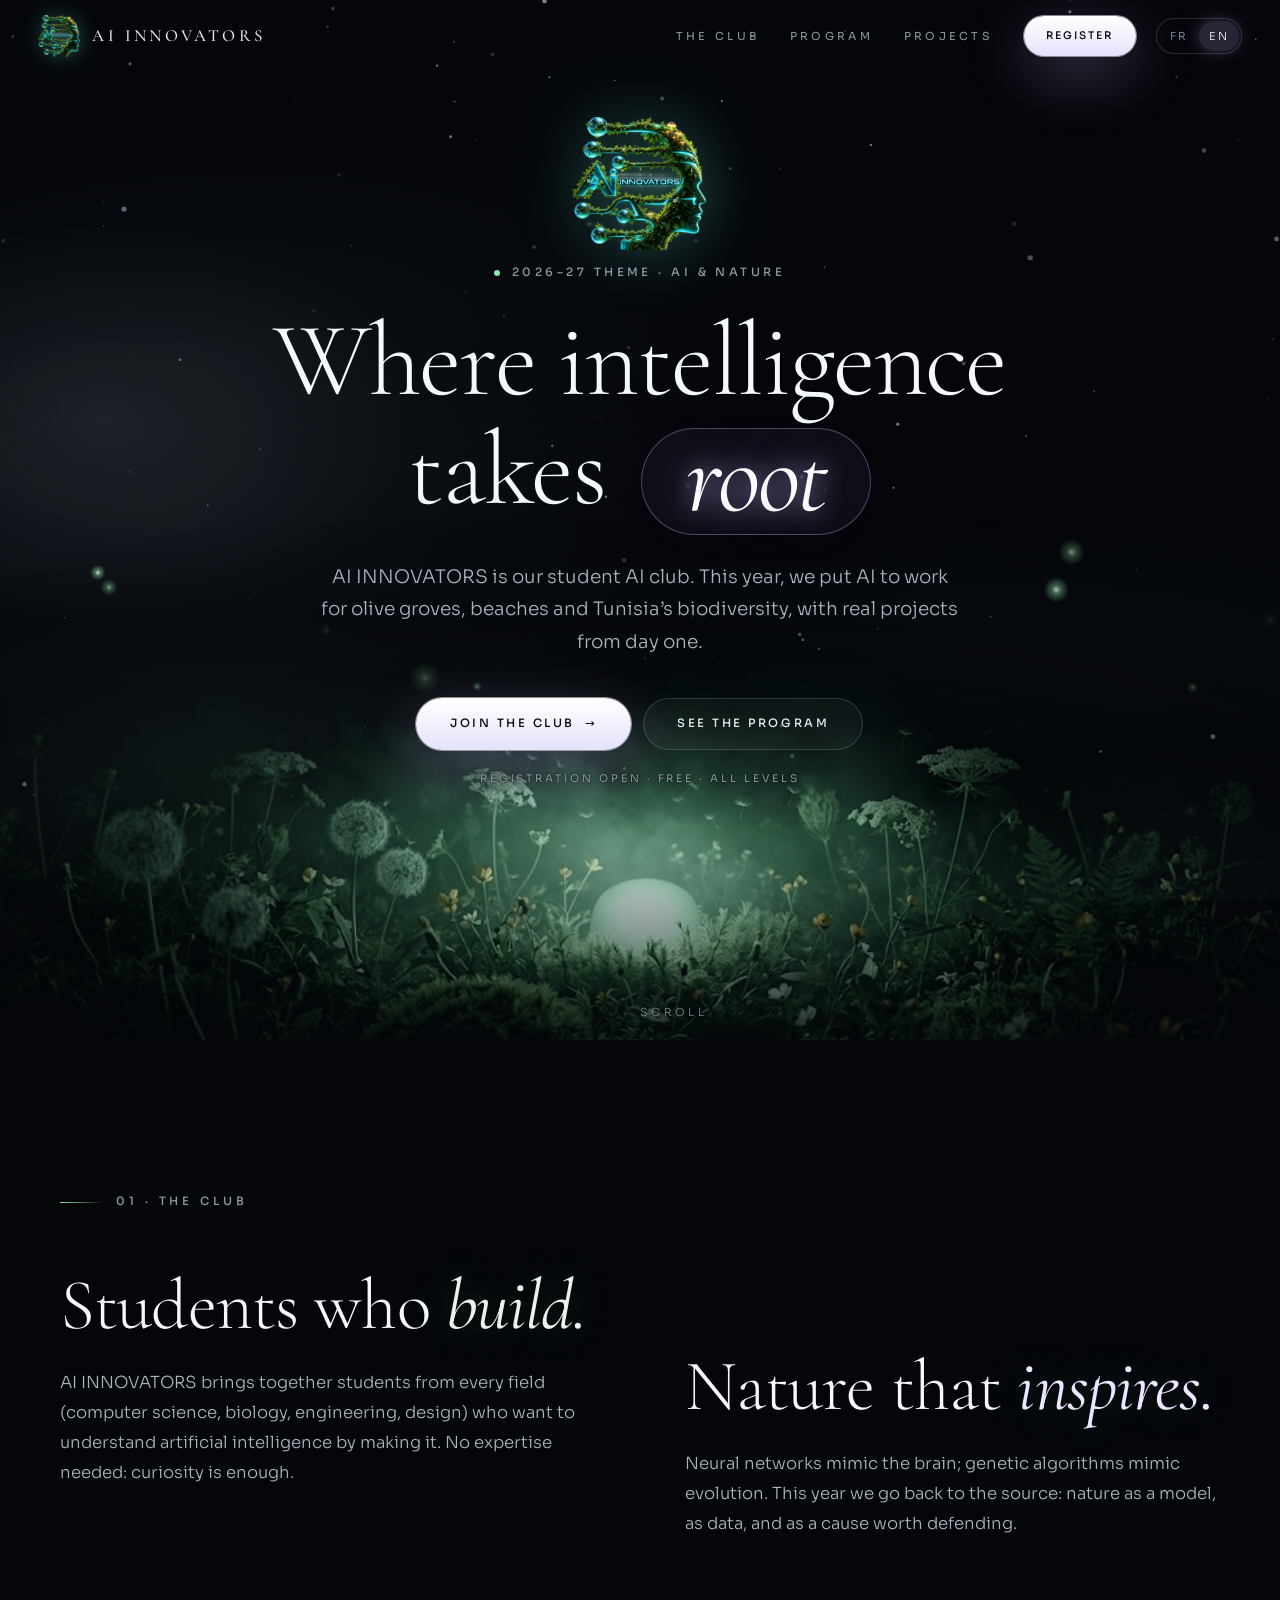
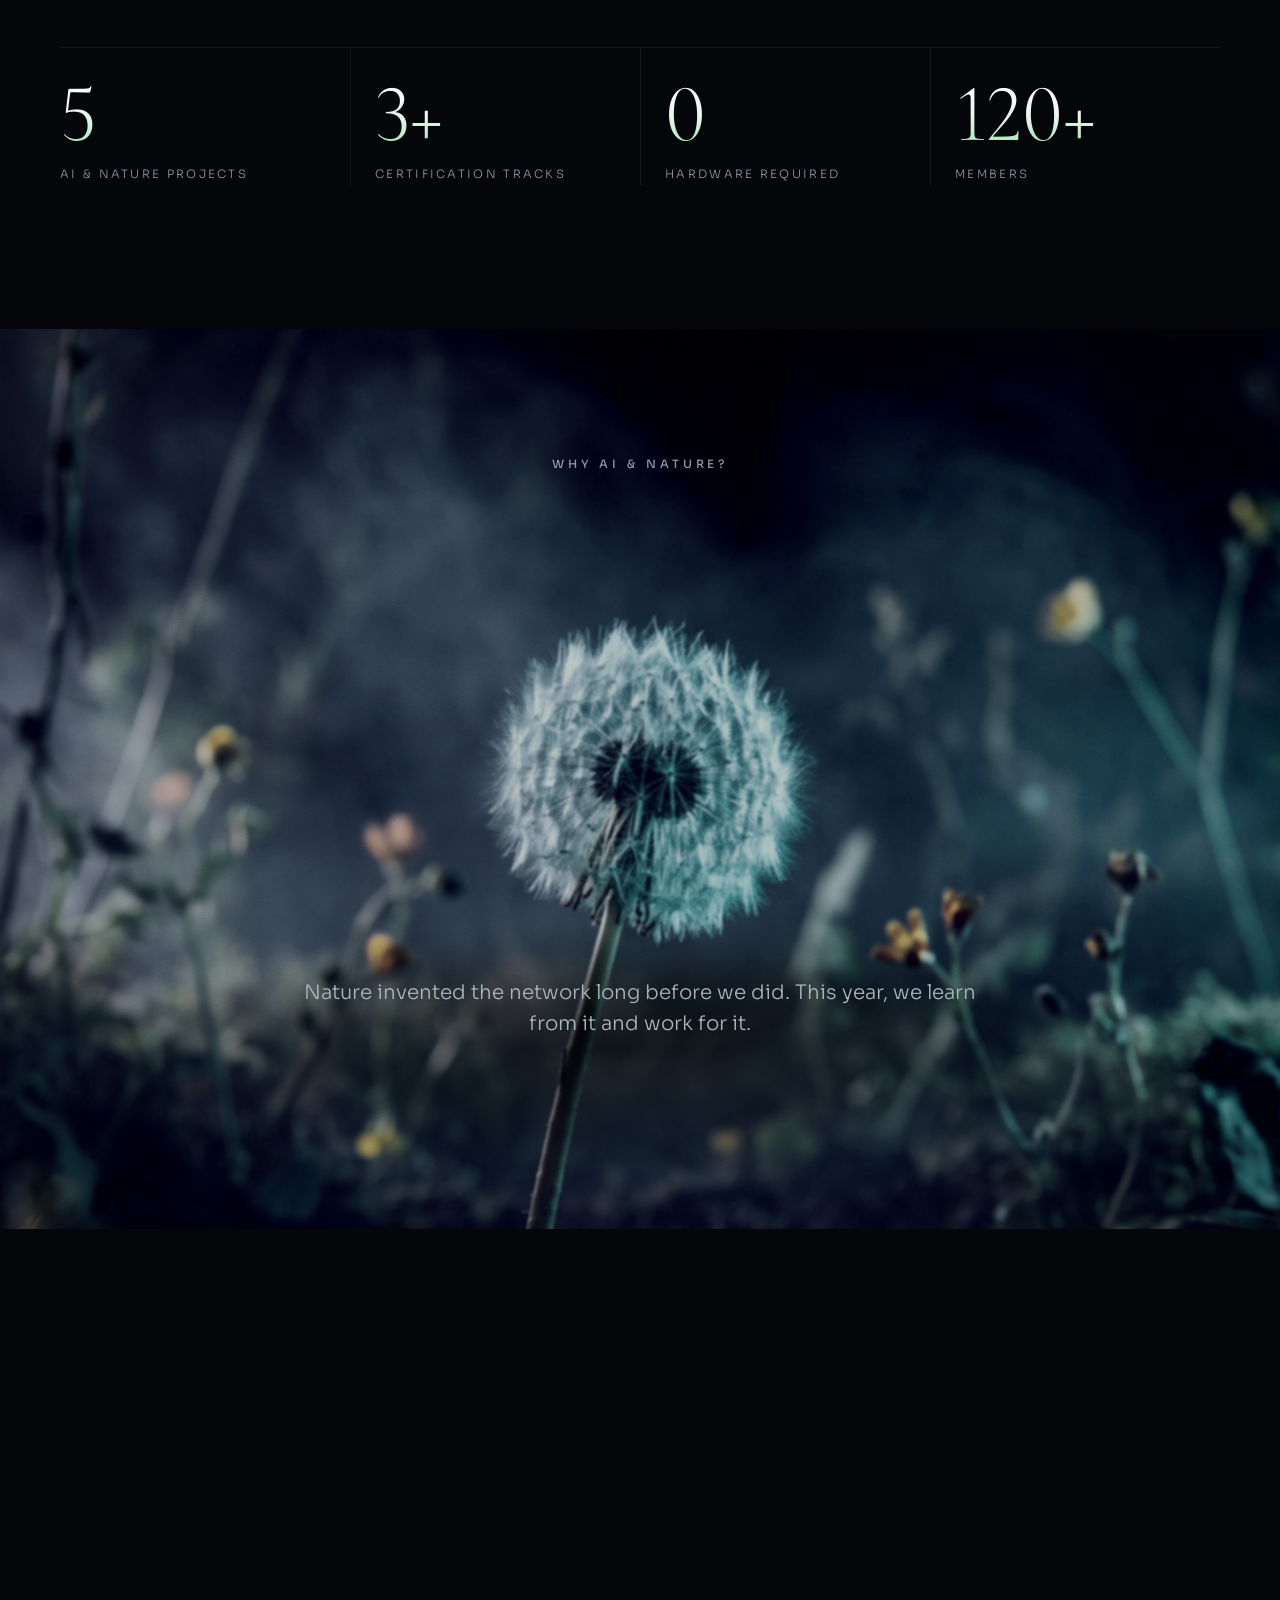
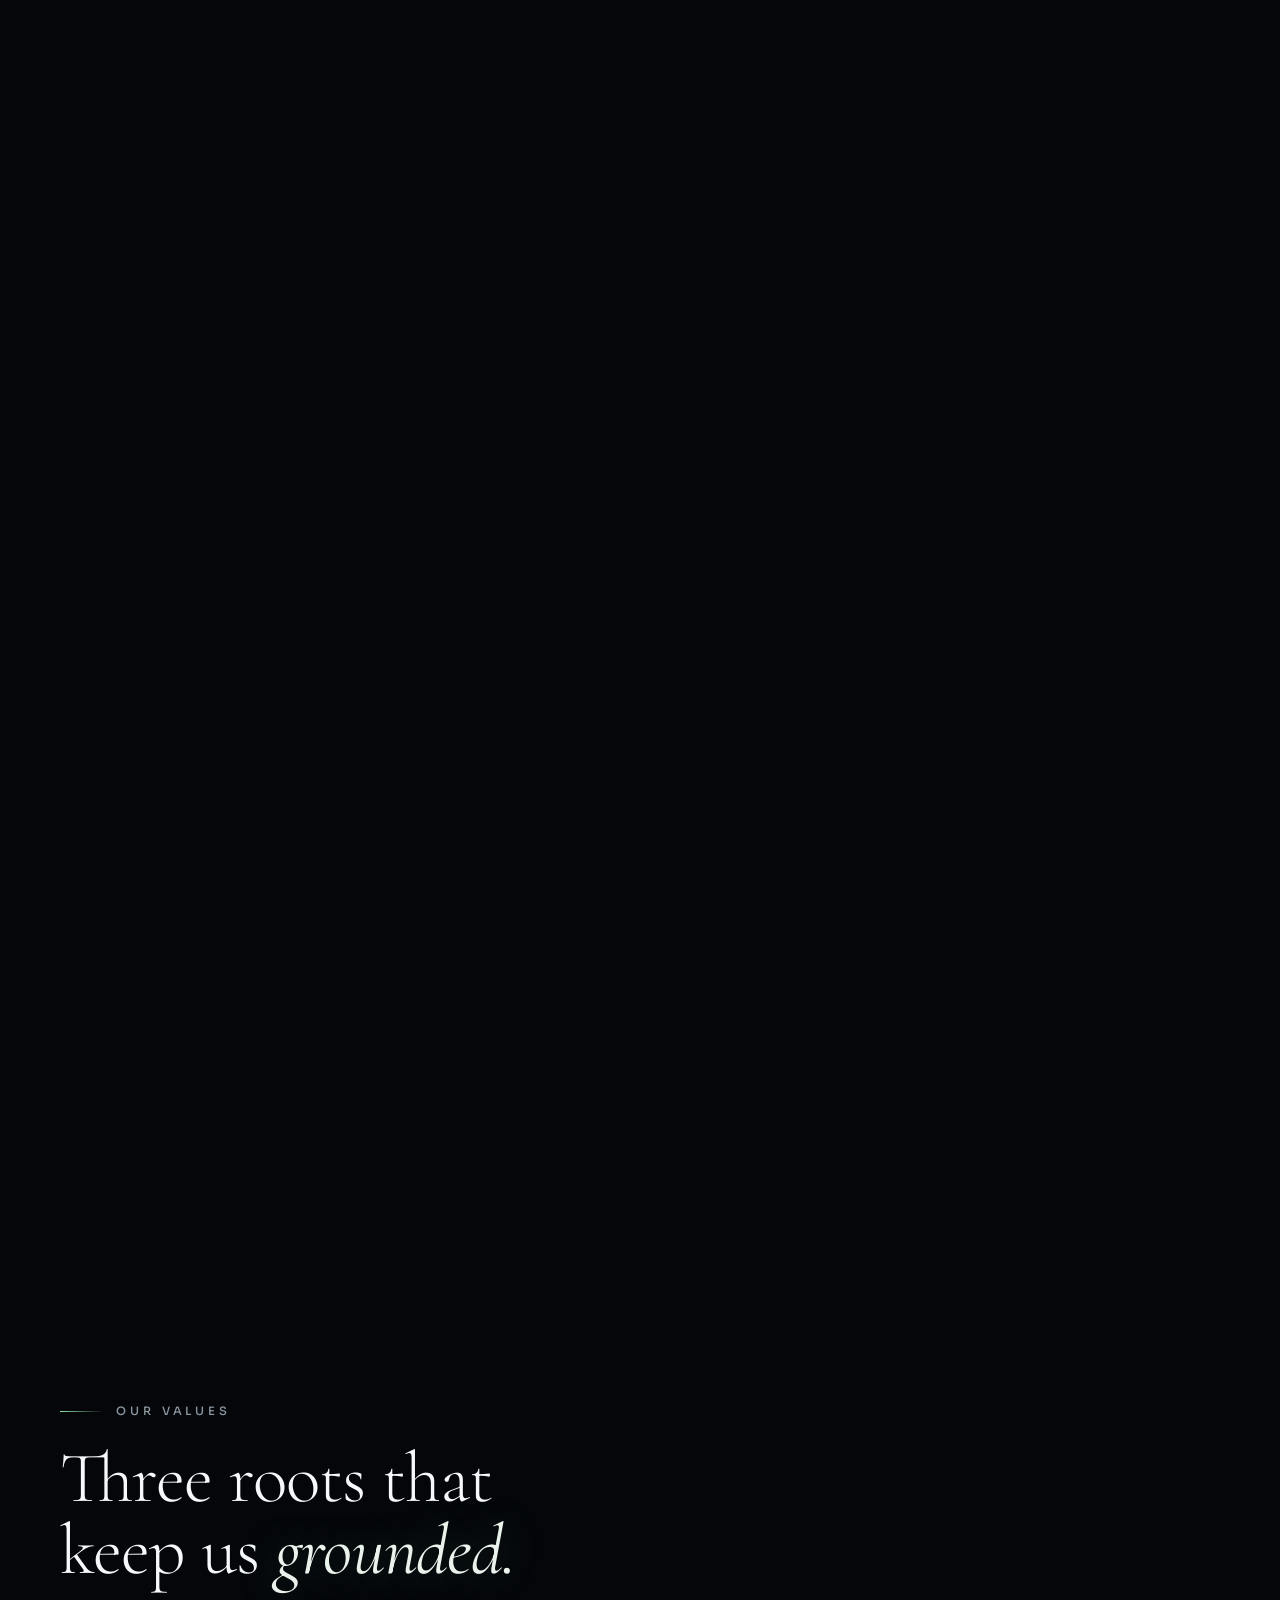
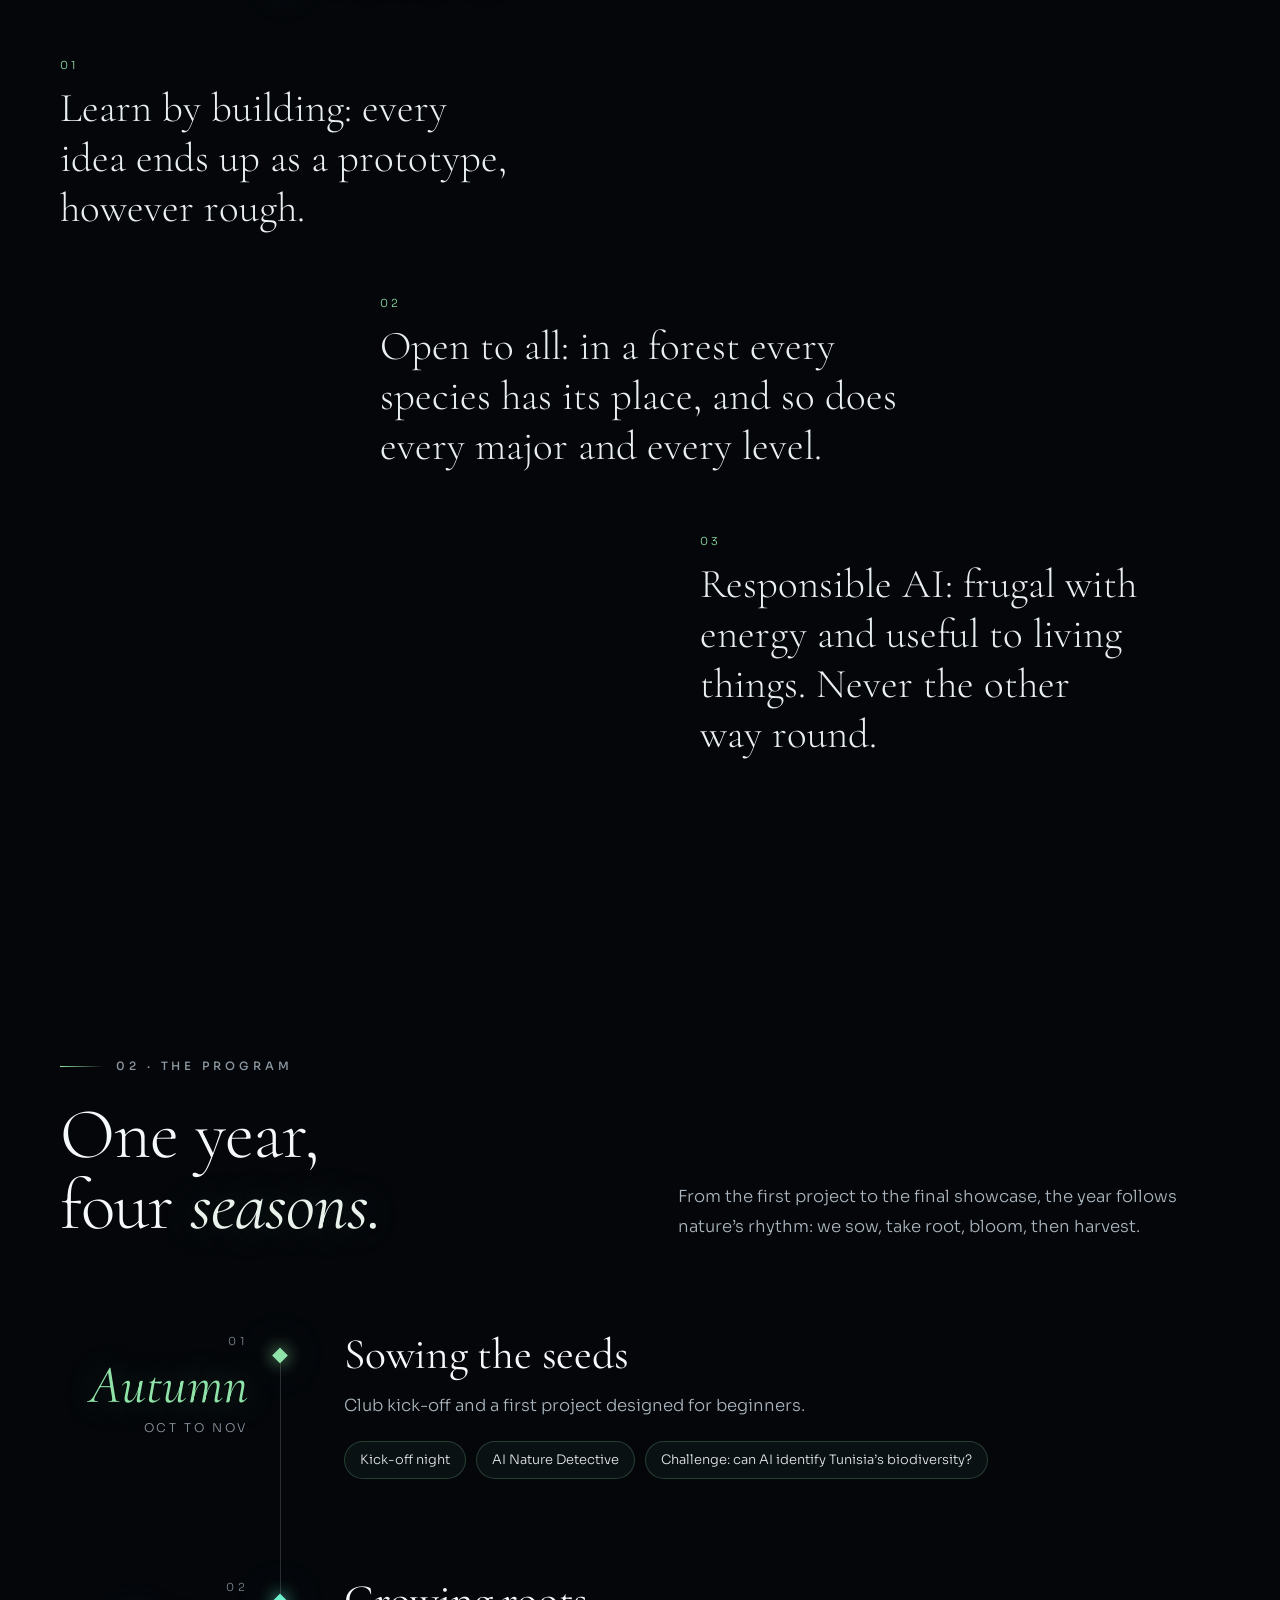
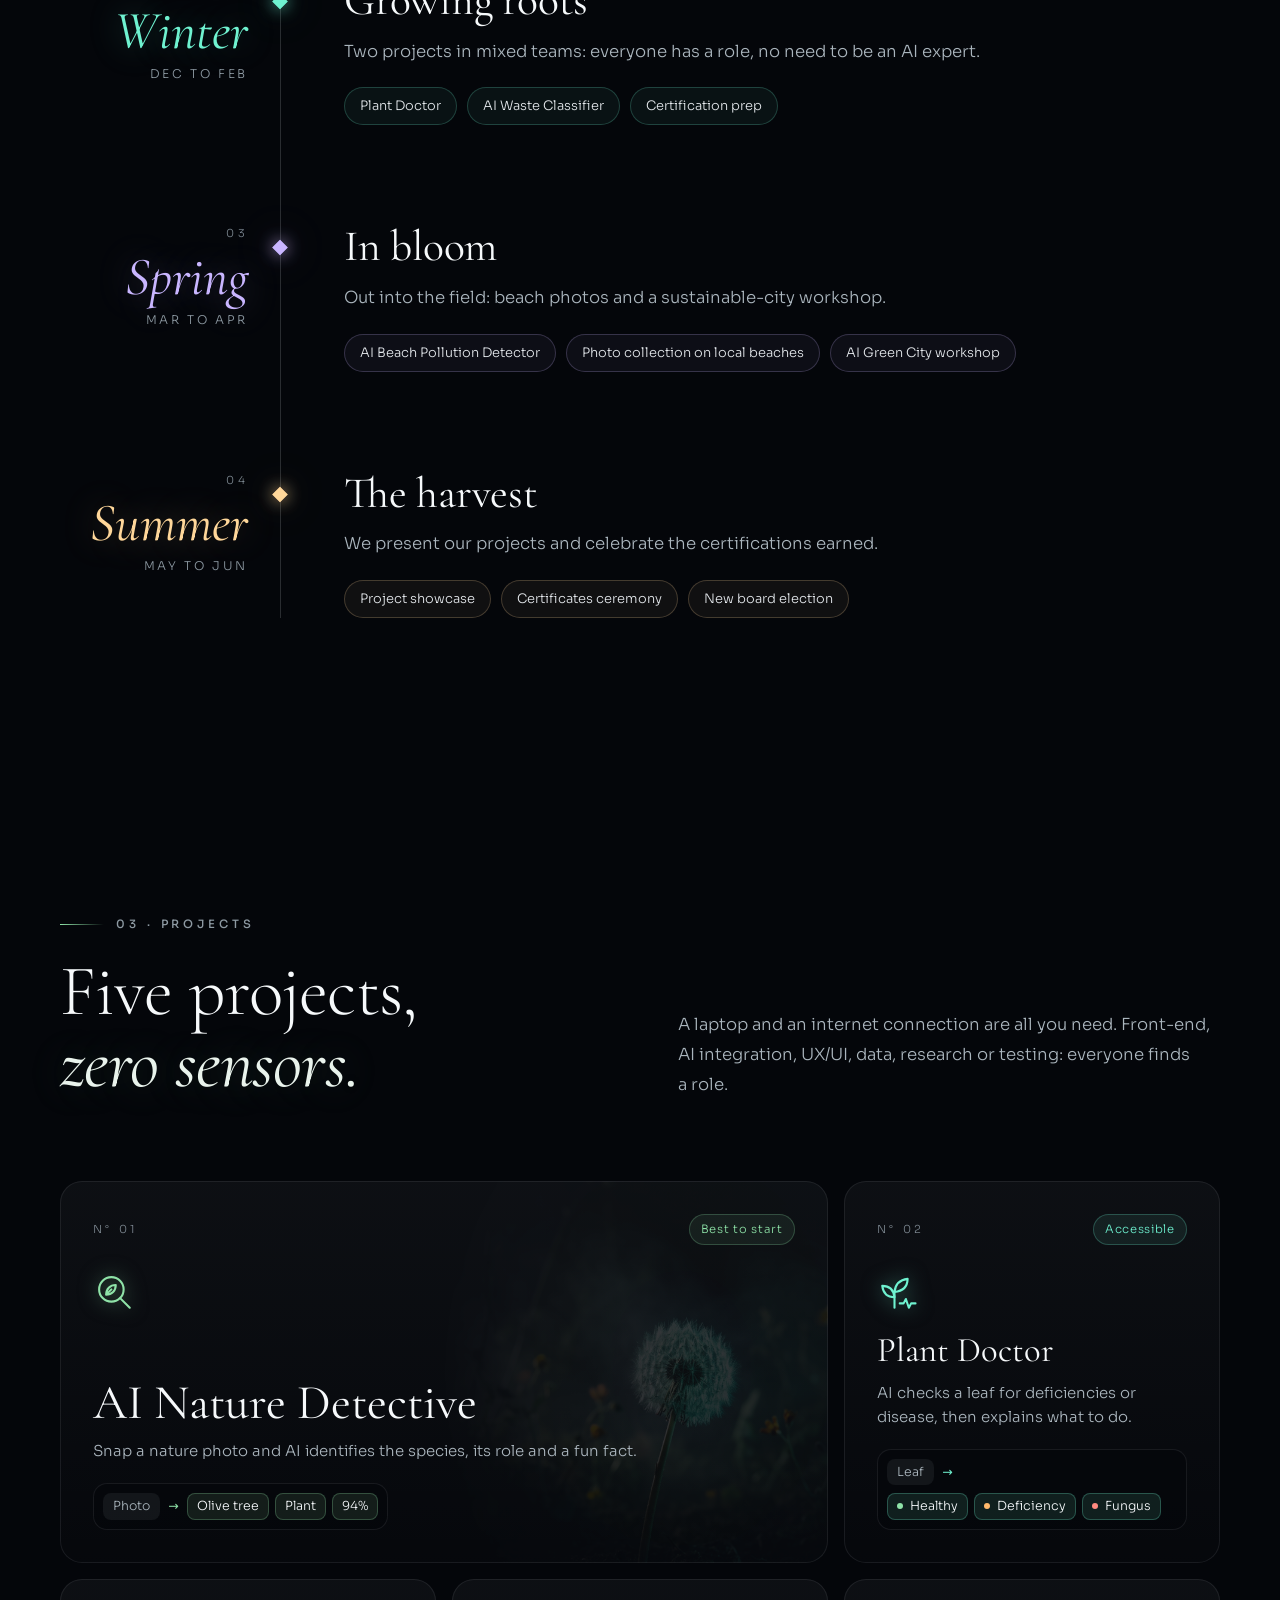
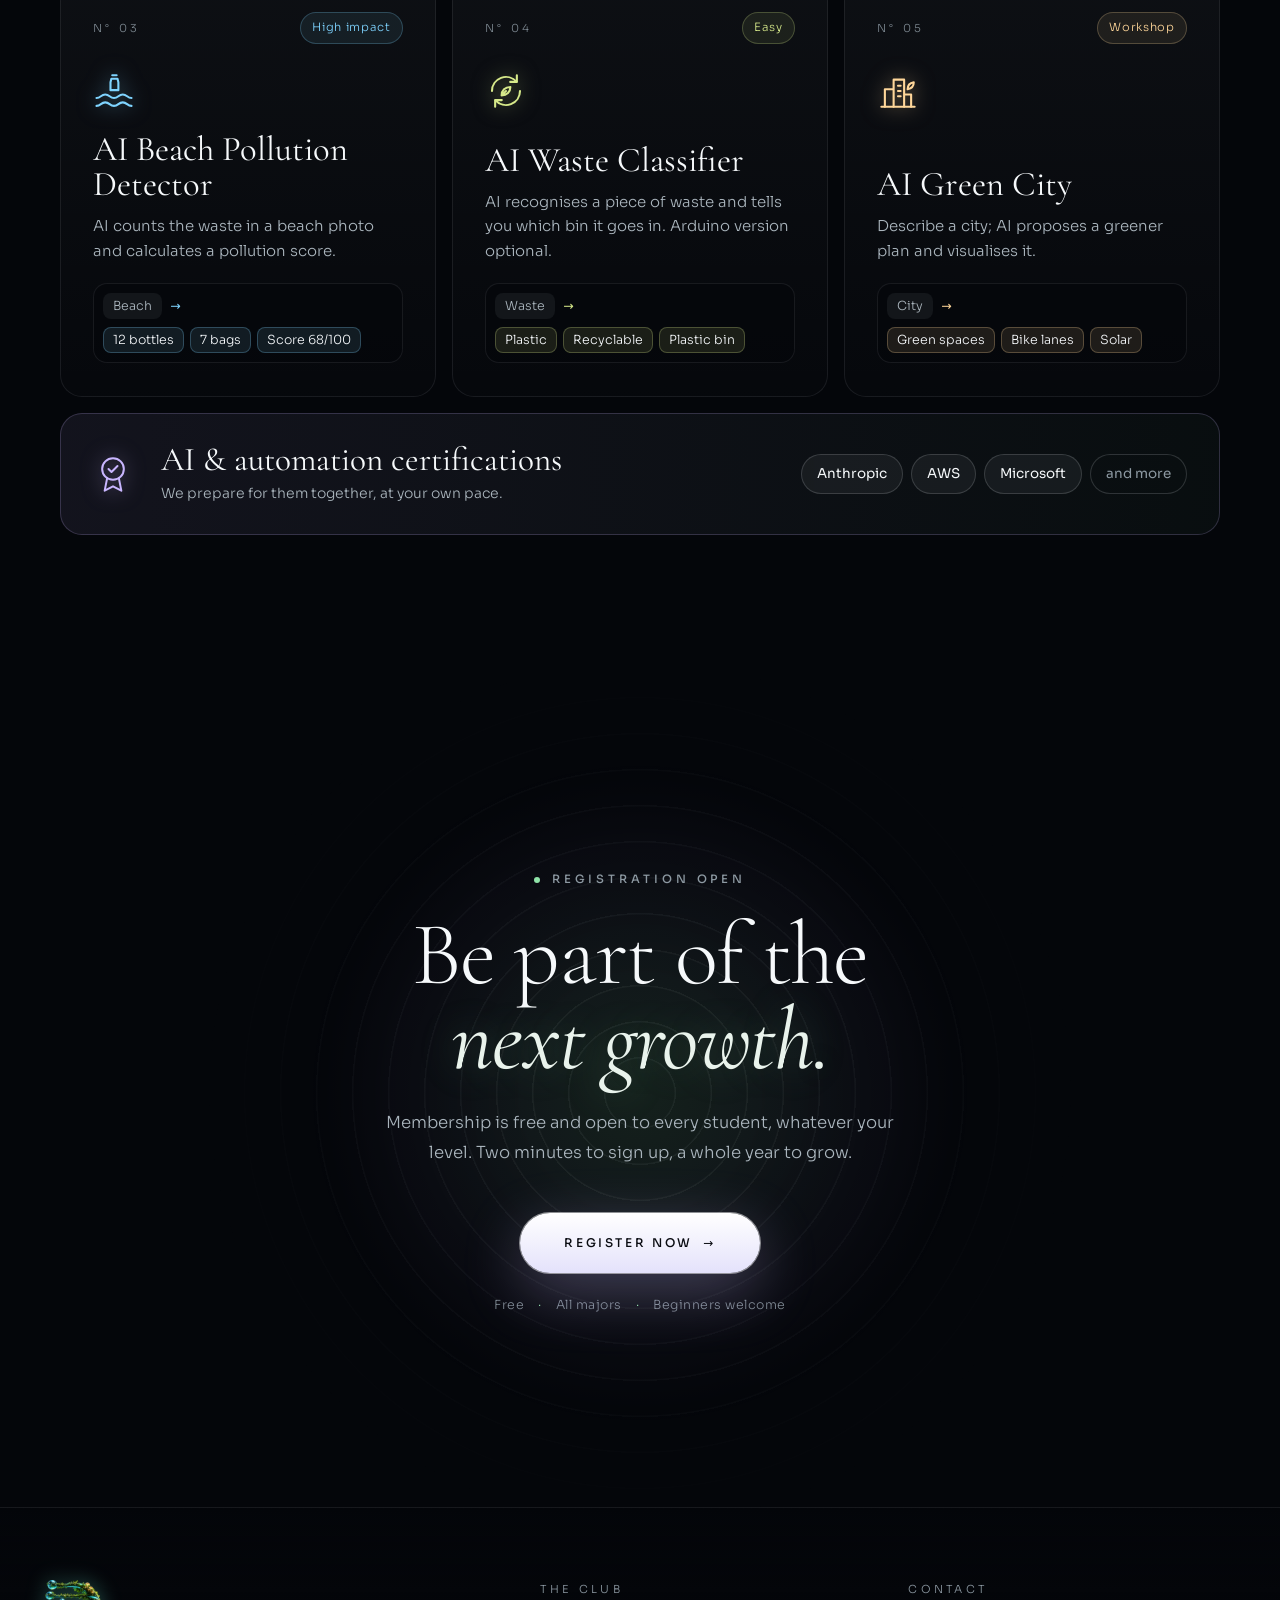
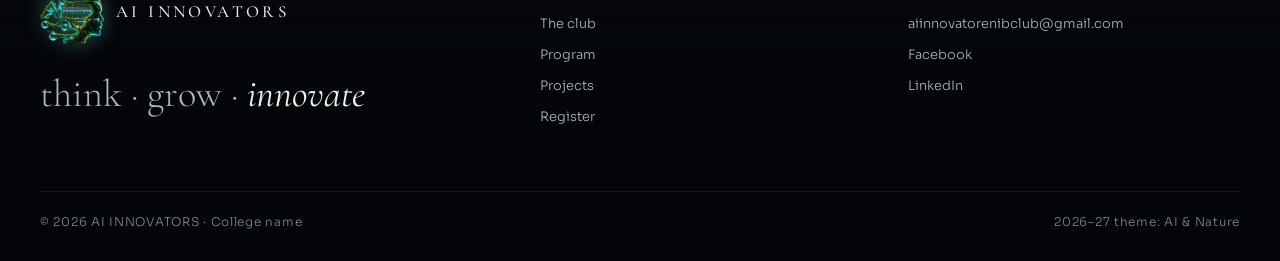
<file: index.html>
<!doctype html>
<html lang="fr" class="i18n-pending">
<head>
  <meta charset="utf-8">
  <meta name="viewport" content="width=device-width, initial-scale=1">
  <title data-i18n="meta.title.home">AI INNOVATORS · IA &amp; Nature</title>
  <meta name="description" data-i18n-content="meta.desc.home" content="AI INNOVATORS, le club d’intelligence artificielle des étudiants. Thème 2026–27 : IA &amp; Nature. Projets, ateliers, certifications. Inscriptions ouvertes.">
  <meta name="theme-color" content="#04060a">
  <meta property="og:type" content="website">
  <meta property="og:title" content="AI INNOVATORS · IA &amp; Nature">
  <meta property="og:description" content="Le club d’IA des étudiants. Thème 2026–27 : IA &amp; Nature. Inscriptions ouvertes.">
  <meta property="og:url" content="https://aiinnovators.vercel.app/">
  <meta property="og:image" content="https://aiinnovators.vercel.app/assets/img/og-image.jpg">
  <meta name="twitter:card" content="summary_large_image">
  <link rel="icon" href="assets/img/favicon-64.png" type="image/png">
  <link rel="apple-touch-icon" href="assets/img/apple-touch-icon.png">
  <link rel="stylesheet" href="css/tokens.css">
  <link rel="stylesheet" href="css/base.css">
  <link rel="stylesheet" href="css/motion.css">
  <link rel="stylesheet" href="css/home.css">
  <script>
    document.documentElement.classList.add('js');
    // Safety net: never leave the page invisible if a script fails.
    setTimeout(function () { document.documentElement.classList.remove('i18n-pending'); }, 1500);
  </script>
  <noscript><style>html.i18n-pending body { opacity: 1; }</style></noscript>
</head>
<body>
  <a class="skip-link" href="#main" data-i18n="a11y.skip"></a>

  <canvas class="atmosphere" data-atmosphere data-density="100" aria-hidden="true"></canvas>

  <!-- Icon sprite for the activity cards -->
  <svg width="0" height="0" style="position:absolute" aria-hidden="true">
    <symbol id="i-detective" viewBox="0 0 24 24"><circle cx="10.5" cy="10.5" r="7"/><path d="M15.5 15.5L21 21"/><path d="M7.5 13.5c0-3.3 2.2-5.5 5.5-5.5 0 3.3-2.2 5.5-5.5 5.5zM7.5 13.5l3-3"/></symbol>
    <symbol id="i-doctor" viewBox="0 0 24 24"><path d="M10 21v-9"/><path d="M10 15c-4 0-6.5-2.5-7-6.5 4 0 6.5 2.5 7 6.5zM10 12c.4-4.2 3-7 7.5-7.5-.1 4.2-2.8 7-7.5 7.5z"/><path d="M13 18.5h2.2l1.3-2.5 1.7 5 1.3-2.5H22"/></symbol>
    <symbol id="i-wave" viewBox="0 0 24 24"><path d="M2 16c2.5 0 2.5-2 5-2s2.5 2 5 2 2.5-2 5-2 2.5 2 5 2M2 20.5c2.5 0 2.5-2 5-2s2.5 2 5 2 2.5-2 5-2 2.5 2 5 2"/><path d="M11 3h2.5M10.5 5h3.5l.5 2v4.5h-4.5V7z"/></symbol>
    <symbol id="i-recycle" viewBox="0 0 24 24"><path d="M20 12a8 8 0 0 1-14 5.3M4 12a8 8 0 0 1 14-5.3"/><path d="M18.2 3v3.8h-3.8M5.8 21v-3.8h3.8"/><path d="M9.5 14.5c0-2.8 2-4.8 5-4.8 0 2.8-2 4.8-5 4.8zM9.5 14.5l2.5-2.5"/></symbol>
    <symbol id="i-city" viewBox="0 0 24 24"><path d="M2.5 21h19"/><path d="M4.5 21V11h5v10M9.5 21V5.5h6V21M15.5 21v-7h4v7"/><path d="M12 9h1.5M12 12h1.5M12 15h1.5"/><path d="M17.5 11c0-2.2 1.2-3.6 3.5-4 0 2.2-1.2 3.6-3.5 4z"/></symbol>
    <symbol id="i-badge" viewBox="0 0 24 24"><circle cx="12" cy="9" r="6.5"/><path d="M8.5 14.5L7 22l5-2.6 5 2.6-1.5-7.5"/><path d="M9.3 9l1.8 1.8 3.6-3.6"/></symbol>
  </svg>

  <header class="site-nav" data-nav>
    <div class="site-nav__inner">
      <a class="brand" href="#top">
        <span class="brand__mark"><img class="brand__logo" src="assets/img/logo.webp" alt="" width="42" height="42" onerror="this.parentNode.classList.add('no-logo')"><svg class="brand__leaf" viewBox="0 0 32 32" fill="none" aria-hidden="true"><path d="M16 28V15" stroke="#8fe3a8" stroke-width="1.5" stroke-linecap="round"/><path d="M16 19c-5 0-8.5-3.4-9-8.5 5 0 8.5 3.4 9 8.5ZM16 15c.5-5 4-8.5 9-9-.1 5-3.6 8.6-9 9Z" stroke="#8fe3a8" stroke-width="1.5" stroke-linejoin="round"/><circle cx="7" cy="10.5" r="1.8" fill="#c9b6ff"/><circle cx="25" cy="6" r="1.8" fill="#c9b6ff"/><circle cx="16" cy="28" r="1.8" fill="#c9b6ff"/></svg></span>
        <span>AI Innovators</span>
      </a>
      <nav class="nav-links" id="nav-links" aria-label="Navigation">
        <a href="#about" data-i18n="nav.about"></a>
        <a href="#program" data-i18n="nav.program"></a>
        <a href="#projects" data-i18n="nav.activities"></a>
        <a class="btn btn--primary btn--sm" href="register.html" data-i18n="nav.register"></a>
      </nav>
      <div class="nav-actions">
        <div class="lang" role="group" data-i18n-aria="a11y.lang">
          <button type="button" data-lang-btn="fr" aria-pressed="true">FR</button>
          <button type="button" data-lang-btn="en" aria-pressed="false">EN</button>
        </div>
        <button class="menu-toggle" type="button" aria-controls="nav-links" aria-expanded="false" data-menu-toggle data-i18n-aria="a11y.menu" aria-label="Menu">
          <span class="menu-toggle__bar"></span><span class="menu-toggle__bar"></span>
        </button>
      </div>
    </div>
  </header>

  <main id="main">
    <!-- ============ HERO ============ -->
    <section class="hero" id="top">
      <div class="hero__veg" data-parallax="veg" aria-hidden="true">
        <div class="hero__veg-mask">
          <img src="assets/img/forest.png" alt="" width="1024" height="572" fetchpriority="high">
          <div class="hero__veg-tint"></div>
        </div>
        <div class="hero__pool"></div>
        <div class="hero__shade"></div>
      </div>

      <div class="hero__head" data-parallax="head">
        <img class="hero__logo" src="assets/img/logo.webp" alt="" width="128" height="128" onerror="this.remove()">
        <p class="eyebrow hero__eyebrow rise" style="--d:.25s"><span class="pulse-dot" aria-hidden="true"></span><span data-i18n="hero.eyebrow"></span></p>
        <h1 class="display hero__title reveal" style="--d:.35s" data-i18n-html="hero.title"></h1>
        <p class="hero__lead rise" style="--d:.6s" data-i18n="hero.lead"></p>
        <div class="hero__actions rise" style="--d:.72s">
          <a class="btn btn--primary" href="register.html"><span data-i18n="hero.cta"></span><span class="arrow" aria-hidden="true">→</span></a>
          <a class="btn btn--ghost" href="#program" data-i18n="hero.secondary"></a>
        </div>
        <p class="hero__note rise" style="--d:.82s" data-i18n="hero.note"></p>
      </div>

      <div class="hero__scroll" aria-hidden="true" data-i18n="hero.scroll"></div>
    </section>

    <!-- ============ ABOUT ============ -->
    <section class="section container" id="about">
      <p class="eyebrow eyebrow--line reveal" data-i18n="about.eyebrow"></p>
      <div class="about__grid">
        <div class="about__col reveal">
          <h2 class="display h2" data-i18n-html="about.h1"></h2>
          <p class="lead" data-i18n="about.p1"></p>
        </div>
        <div class="about__col about__col--offset reveal" style="--d:.12s">
          <h2 class="display h2" data-i18n-html="about.h2"></h2>
          <p class="lead" data-i18n="about.p2"></p>
        </div>
      </div>

      <template id="tpl-stat">
        <li class="stat reveal"><span class="stat__value" data-field="value"></span><span class="stat__label" data-field="label"></span></li>
      </template>
      <ul class="stats" data-stagger="4" data-i18n-list="about.stats" data-template="tpl-stat"></ul>
    </section>

    <!-- ============ THEME STORY: flower → network ============ -->
    <section class="story" id="theme" data-stage>
      <div class="story__sticky">
        <div class="story__flower" data-flower aria-hidden="true">
          <div class="story__mask">
            <img src="assets/img/flower.jpg" alt="" loading="lazy" decoding="async">
            <div class="story__grain"></div>
            <div class="story__tint-bio"></div>
            <div class="story__tint" data-tint></div>
          </div>
        </div>
        <canvas class="story__veins" data-veins aria-hidden="true"></canvas>
        <h2 class="eyebrow story__label" data-i18n="story.label"></h2>
        <div class="story__captions">
          <div class="story__captions-box">
            <p class="story__cap story__cap--1" data-cap data-i18n="story.cap1"></p>
            <p class="story__cap story__cap--2" data-cap data-i18n="story.cap2"></p>
            <p class="story__cap story__cap--3" data-cap data-i18n="story.cap3"></p>
          </div>
        </div>
      </div>
    </section>

    <!-- ============ VALUES ============ -->
    <section class="section container values">
      <p class="eyebrow eyebrow--line reveal" data-i18n="values.eyebrow"></p>
      <h2 class="display values__title reveal" data-i18n-html="values.title"></h2>
      <template id="tpl-value">
        <li class="value reveal"><span class="value__index" data-index></span><span data-field="text"></span></li>
      </template>
      <ol class="values__list" data-i18n-list="values.list" data-template="tpl-value"></ol>
    </section>

    <!-- ============ PROGRAM ============ -->
    <section class="section container program" id="program">
      <div class="section-head">
        <div>
          <p class="eyebrow eyebrow--line reveal" data-i18n="program.eyebrow"></p>
          <h2 class="display h2 reveal" data-i18n-html="program.title"></h2>
        </div>
        <p class="lead reveal" style="--d:.1s" data-i18n="program.lead"></p>
      </div>

      <div class="timeline-wrap" data-timeline>
        <div class="timeline-rail" aria-hidden="true"><span class="timeline-fill"></span></div>
        <template id="tpl-season">
          <li class="season reveal">
            <span class="season__node" aria-hidden="true"></span>
            <div class="season__meta">
              <span class="season__index" data-index></span>
              <span class="season__name" data-field="season"></span>
              <span class="season__months" data-field="months"></span>
            </div>
            <div class="season__body">
              <h3 class="season__title" data-field="title"></h3>
              <p data-field="text"></p>
              <ul class="season__points" data-field="points"></ul>
            </div>
          </li>
        </template>
        <ol class="timeline" data-i18n-list="program.seasons" data-template="tpl-season"></ol>
      </div>
    </section>

    <!-- ============ PROJECTS ============ -->
    <section class="section container projects" id="projects">
      <div class="section-head">
        <div>
          <p class="eyebrow eyebrow--line reveal" data-i18n="projects.eyebrow"></p>
          <h2 class="display h2 reveal" data-i18n-html="projects.title"></h2>
        </div>
        <p class="lead reveal" style="--d:.1s" data-i18n="projects.lead"></p>
      </div>

      <template id="tpl-specimen">
        <li class="specimen reveal">
          <div class="specimen__top">
            <span class="specimen__no">N° <span data-index></span></span>
            <span class="specimen__tag" data-field="level"></span>
          </div>
          <svg class="specimen__icon" aria-hidden="true"><use data-field-attr="href:icon"></use></svg>
          <div class="specimen__body">
            <h3 class="specimen__title" data-field="title"></h3>
            <p class="specimen__text" data-field="text"></p>
          </div>
          <!-- mini preview: input → what the AI returns -->
          <div class="specimen__demo">
            <span class="specimen__in" data-field="input"></span>
            <span class="specimen__arrow" aria-hidden="true">→</span>
            <ul class="specimen__out" data-field="output"></ul>
          </div>
        </li>
      </template>
      <ul class="specimens" data-stagger="3" data-i18n-list="projects.items" data-template="tpl-specimen"></ul>

      <!-- Certifications -->
      <div class="certs reveal">
        <svg class="certs__icon" aria-hidden="true"><use href="#i-badge"></use></svg>
        <div class="certs__text">
          <h3 class="certs__title" data-i18n="certs.title"></h3>
          <p data-i18n="certs.text"></p>
        </div>
        <template id="tpl-cert"><li data-field="name"></li></template>
        <ul class="certs__list" data-i18n-list="certs.items" data-template="tpl-cert"></ul>
      </div>
    </section>

    <!-- ============ JOIN ============ -->
    <section class="join" id="join">
      <div class="join__rings" aria-hidden="true"></div>
      <p class="eyebrow reveal"><span class="pulse-dot" aria-hidden="true"></span><span data-i18n="join.eyebrow"></span></p>
      <h2 class="display join__title reveal" data-i18n-html="join.title"></h2>
      <p class="lead join__lead reveal" data-i18n="join.lead"></p>
      <div class="join__actions reveal">
        <a class="btn btn--primary btn--lg" href="register.html"><span data-i18n="join.cta"></span><span class="arrow" aria-hidden="true">→</span></a>
      </div>
      <template id="tpl-note"><li data-field="text"></li></template>
      <ul class="join__notes reveal" data-i18n-list="join.notes" data-template="tpl-note"></ul>
    </section>
  </main>

  <footer class="site-footer">
    <div class="site-footer__grid">
      <div>
        <a class="brand" href="#top">
          <span class="brand__mark"><img class="brand__logo" src="assets/img/logo.webp" alt="" width="42" height="42" onerror="this.parentNode.classList.add('no-logo')"><svg class="brand__leaf" viewBox="0 0 32 32" fill="none" aria-hidden="true"><path d="M16 28V15" stroke="#8fe3a8" stroke-width="1.5" stroke-linecap="round"/><path d="M16 19c-5 0-8.5-3.4-9-8.5 5 0 8.5 3.4 9 8.5ZM16 15c.5-5 4-8.5 9-9-.1 5-3.6 8.6-9 9Z" stroke="#8fe3a8" stroke-width="1.5" stroke-linejoin="round"/><circle cx="7" cy="10.5" r="1.8" fill="#c9b6ff"/><circle cx="25" cy="6" r="1.8" fill="#c9b6ff"/><circle cx="16" cy="28" r="1.8" fill="#c9b6ff"/></svg></span>
          <span>AI Innovators</span>
        </a>
        <p class="site-footer__motto" data-i18n-html="footer.motto"></p>
      </div>
      <div>
        <p class="footer-label" data-i18n="footer.club"></p>
        <ul class="footer-links">
          <li><a href="#about" data-i18n="nav.about"></a></li>
          <li><a href="#program" data-i18n="nav.program"></a></li>
          <li><a href="#projects" data-i18n="nav.activities"></a></li>
          <li><a href="register.html" data-i18n="nav.register"></a></li>
        </ul>
      </div>
      <div>
        <p class="footer-label" data-i18n="footer.contact"></p>
        <ul class="footer-links">
          <li><a href="mailto:aiinnovatorenibclub@gmail.com">aiinnovatorenibclub@gmail.com</a></li>
          <li><a href="https://www.facebook.com/profile.php?id=61587161589764" target="_blank" rel="noopener noreferrer">Facebook</a></li>
          <li><a href="https://www.linkedin.com/in/ai-innovator-enib-club-8a0b57435" target="_blank" rel="noopener noreferrer">LinkedIn</a></li>
        </ul>
      </div>
    </div>
    <div class="site-footer__bottom">
      <span>© <span data-year>2026</span> AI INNOVATORS · <span data-i18n="footer.school"></span></span>
      <span data-i18n="footer.theme"></span>
    </div>
  </footer>

  <script src="js/translations.js"></script>
  <script src="js/i18n.js"></script>
  <script src="js/atmosphere.js"></script>
  <script src="js/veins.js"></script>
  <script src="js/motion.js"></script>
  <script src="js/site.js"></script>
</body>
</html>
</file>
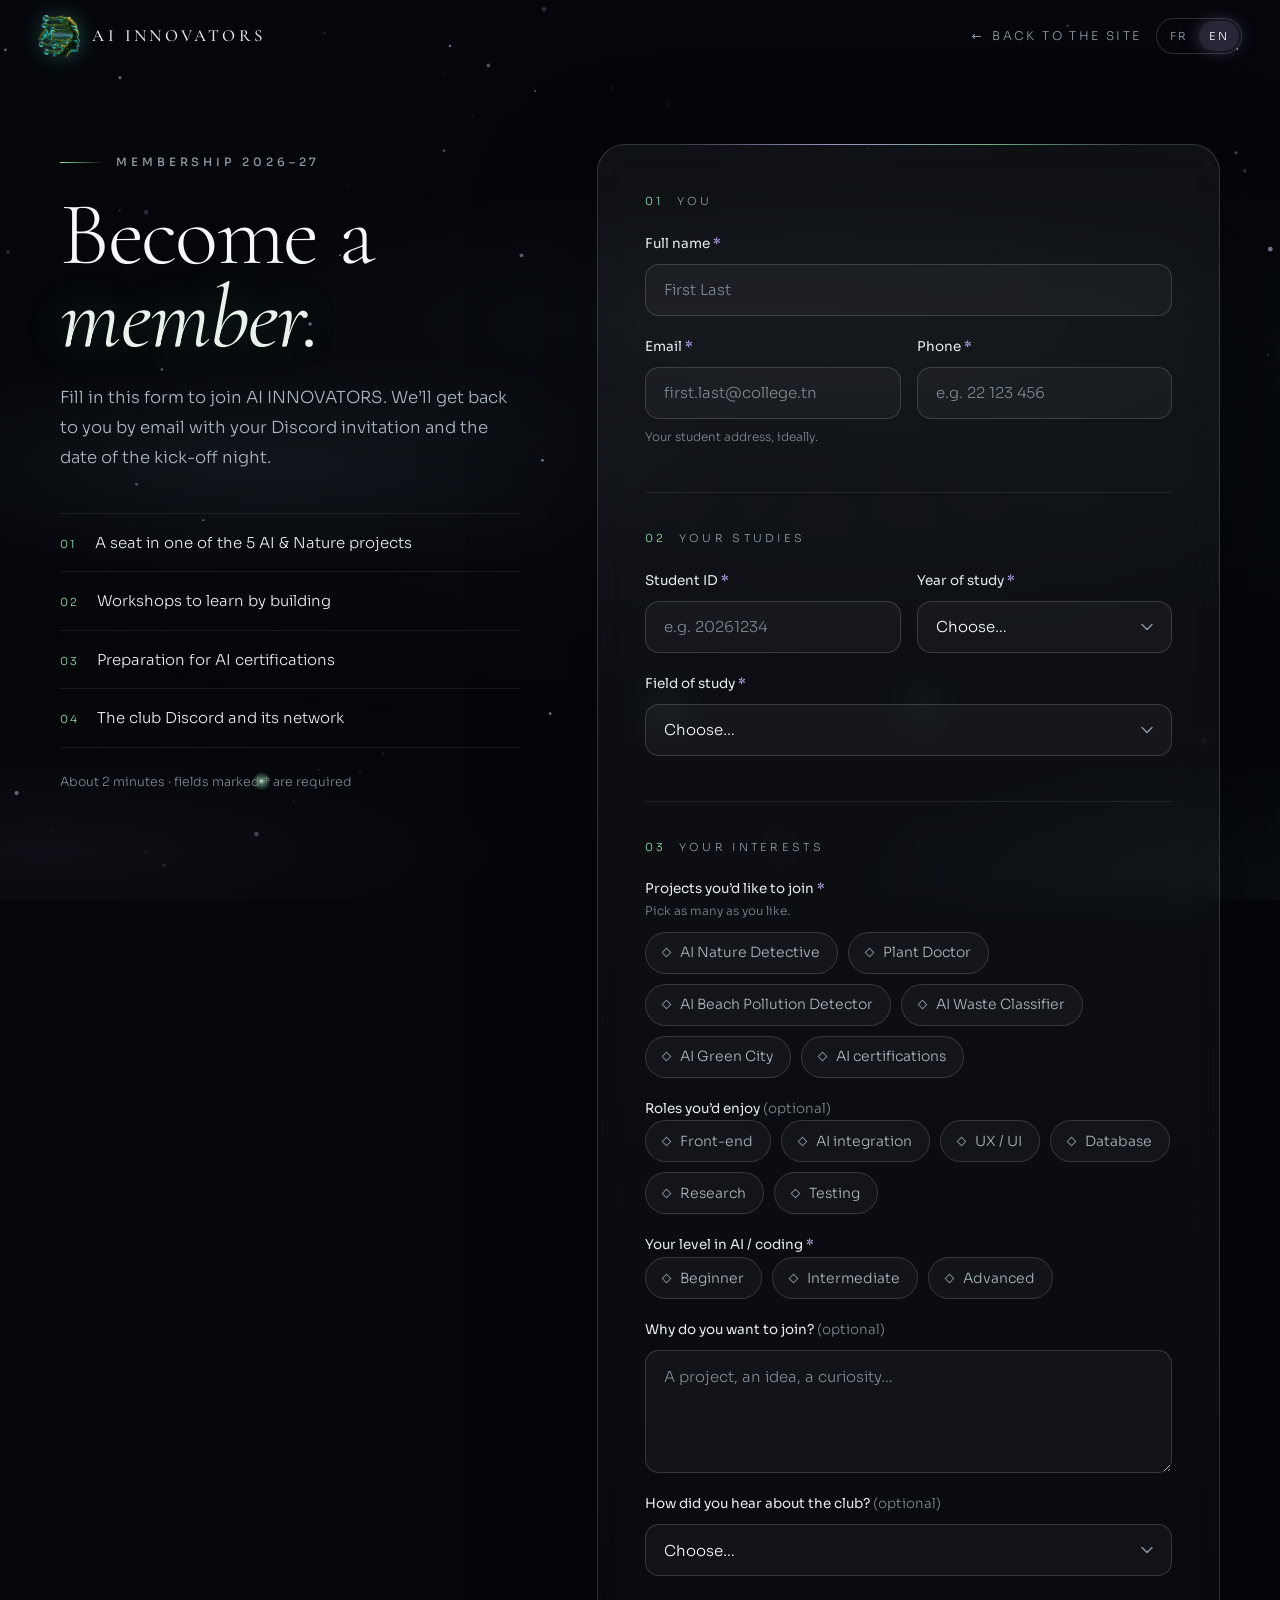
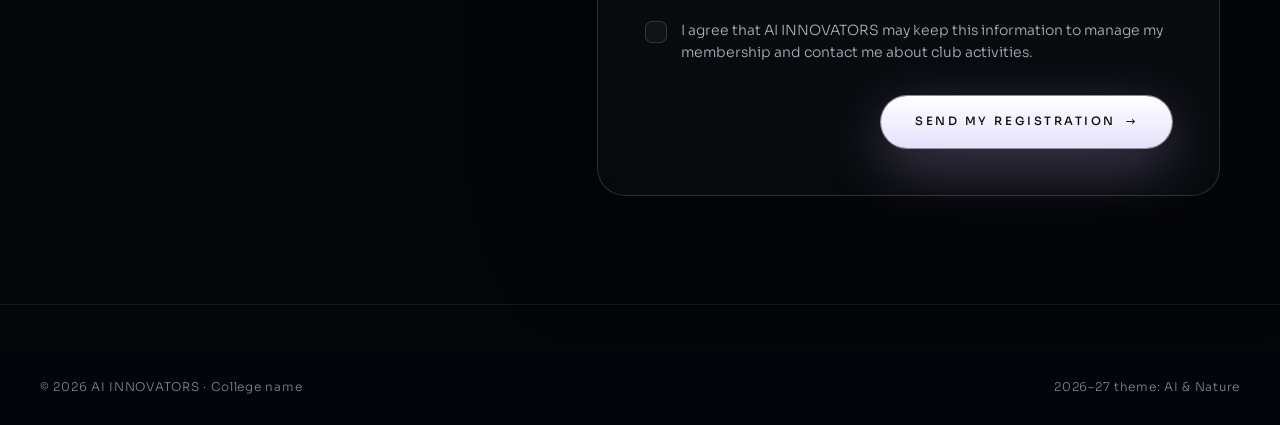
<file: register.html>
<!doctype html>
<html lang="fr" class="i18n-pending">
<head>
  <meta charset="utf-8">
  <meta name="viewport" content="width=device-width, initial-scale=1">
  <title data-i18n="meta.title.register">Inscription · AI INNOVATORS</title>
  <meta name="description" data-i18n-content="meta.desc.register" content="Rejoins AI INNOVATORS : adhésion gratuite, ouverte à tous les étudiants.">
  <meta name="theme-color" content="#04060a">
  <link rel="icon" href="assets/img/favicon-64.png" type="image/png">
  <link rel="apple-touch-icon" href="assets/img/apple-touch-icon.png">
  <link rel="stylesheet" href="css/tokens.css">
  <link rel="stylesheet" href="css/base.css">
  <link rel="stylesheet" href="css/motion.css">
  <link rel="stylesheet" href="css/register.css">
  <script>
    document.documentElement.classList.add('js');
    setTimeout(function () { document.documentElement.classList.remove('i18n-pending'); }, 1500);
  </script>
  <noscript><style>html.i18n-pending body { opacity: 1; }</style></noscript>
</head>
<body>
  <a class="skip-link" href="#main" data-i18n="a11y.skip"></a>

  <canvas class="atmosphere" data-atmosphere data-density="70" aria-hidden="true"></canvas>

  <header class="site-nav" data-nav>
    <div class="site-nav__inner">
      <a class="brand" href="index.html">
        <span class="brand__mark"><img class="brand__logo" src="assets/img/logo.webp" alt="" width="42" height="42" onerror="this.parentNode.classList.add('no-logo')"><svg class="brand__leaf" viewBox="0 0 32 32" fill="none" aria-hidden="true"><path d="M16 28V15" stroke="#8fe3a8" stroke-width="1.5" stroke-linecap="round"/><path d="M16 19c-5 0-8.5-3.4-9-8.5 5 0 8.5 3.4 9 8.5ZM16 15c.5-5 4-8.5 9-9-.1 5-3.6 8.6-9 9Z" stroke="#8fe3a8" stroke-width="1.5" stroke-linejoin="round"/><circle cx="7" cy="10.5" r="1.8" fill="#c9b6ff"/><circle cx="25" cy="6" r="1.8" fill="#c9b6ff"/><circle cx="16" cy="28" r="1.8" fill="#c9b6ff"/></svg></span>
        <span>AI Innovators</span>
      </a>
      <div class="nav-actions">
        <a class="nav-back" href="index.html" data-i18n-aria="nav.back"><span aria-hidden="true">←</span><span class="nav-back__text" data-i18n="nav.back"></span></a>
        <div class="lang" role="group" data-i18n-aria="a11y.lang">
          <button type="button" data-lang-btn="fr" aria-pressed="true">FR</button>
          <button type="button" data-lang-btn="en" aria-pressed="false">EN</button>
        </div>
      </div>
    </div>
  </header>

  <main id="main" class="register">
    <!-- ============ INTRO ============ -->
    <section class="register__intro">
      <p class="eyebrow eyebrow--line rise" data-i18n="reg.eyebrow"></p>
      <h1 class="display register__title reveal" style="--d:.08s" data-i18n-html="reg.title"></h1>
      <p class="lead register__lead rise" style="--d:.16s" data-i18n="reg.lead"></p>
      <template id="tpl-perk">
        <li class="perk"><span class="perk__i" data-index></span><span data-field="text"></span></li>
      </template>
      <ul class="perks rise" style="--d:.24s" data-i18n-list="reg.perks" data-template="tpl-perk"></ul>
      <p class="register__time rise" style="--d:.3s" data-i18n="reg.time"></p>
    </section>

    <!-- ============ FORM ============ -->
    <section class="card rise" style="--d:.2s" aria-labelledby="form-title">
      <h2 id="form-title" class="visually-hidden" data-i18n="reg.formTitle"></h2>

      <form id="register-form" novalidate>
        <!-- 01 · You -->
        <fieldset class="group-set">
          <legend class="legend"><span class="legend__n">01</span><span data-i18n="f.legend.you"></span></legend>
          <div class="fields">
            <div class="field field--full" data-name="fullName">
              <label class="label" for="fullName"><span data-i18n="f.fullName"></span><span class="req" aria-hidden="true"> *</span></label>
              <input class="input" id="fullName" name="fullName" type="text" autocomplete="name" maxlength="120" required aria-describedby="fullName-error" data-i18n-placeholder="f.fullName.ph">
              <p class="field__error" id="fullName-error"></p>
            </div>
            <div class="field" data-name="email">
              <label class="label" for="email"><span data-i18n="f.email"></span><span class="req" aria-hidden="true"> *</span></label>
              <input class="input" id="email" name="email" type="email" inputmode="email" autocomplete="email" maxlength="160" required aria-describedby="email-hint email-error" data-i18n-placeholder="f.email.ph">
              <p class="field__hint" id="email-hint" data-i18n="f.email.hint"></p>
              <p class="field__error" id="email-error"></p>
            </div>
            <div class="field" data-name="phone">
              <label class="label" for="phone"><span data-i18n="f.phone"></span><span class="req" aria-hidden="true"> *</span></label>
              <input class="input" id="phone" name="phone" type="tel" inputmode="tel" autocomplete="tel" maxlength="25" required aria-describedby="phone-error" data-i18n-placeholder="f.phone.ph">
              <p class="field__error" id="phone-error"></p>
            </div>
          </div>
        </fieldset>

        <!-- 02 · Studies -->
        <fieldset class="group-set">
          <legend class="legend"><span class="legend__n">02</span><span data-i18n="f.legend.studies"></span></legend>
          <div class="fields">
            <div class="field" data-name="studentId">
              <label class="label" for="studentId"><span data-i18n="f.studentId"></span><span class="req" aria-hidden="true"> *</span></label>
              <input class="input" id="studentId" name="studentId" type="text" autocomplete="off" maxlength="40" required aria-describedby="studentId-error" data-i18n-placeholder="f.studentId.ph">
              <p class="field__error" id="studentId-error"></p>
            </div>
            <div class="field" data-name="year">
              <label class="label" for="year"><span data-i18n="f.year"></span><span class="req" aria-hidden="true"> *</span></label>
              <select class="input" id="year" name="year" required aria-describedby="year-error">
                <option value="" data-i18n="f.choose"></option>
                <option value="year-1" data-i18n="f.year.1"></option>
                <option value="year-2" data-i18n="f.year.2"></option>
                <option value="year-3" data-i18n="f.year.3"></option>
              </select>
              <p class="field__error" id="year-error"></p>
            </div>
            <div class="field field--full" data-name="department">
              <label class="label" for="department"><span data-i18n="f.department"></span><span class="req" aria-hidden="true"> *</span></label>
              <select class="input" id="department" name="department" required aria-describedby="department-error">
                <option value="" data-i18n="f.choose"></option>
                <option value="mechanical" data-i18n="f.dep.mechanical"></option>
                <option value="civil" data-i18n="f.dep.civil"></option>
                <option value="industrial" data-i18n="f.dep.industrial"></option>
              </select>
              <p class="field__error" id="department-error"></p>
            </div>
          </div>
        </fieldset>

        <!-- 03 · Interests -->
        <fieldset class="group-set">
          <legend class="legend"><span class="legend__n">03</span><span data-i18n="f.legend.interests"></span></legend>
          <div class="fields">
            <fieldset class="field field--full" data-name="interests" aria-describedby="interests-hint interests-error">
              <legend class="label"><span data-i18n="f.interests"></span><span class="req" aria-hidden="true"> *</span></legend>
              <p class="field__hint" id="interests-hint" data-i18n="f.interests.hint"></p>
              <div class="chips">
                <label class="chip"><input type="checkbox" name="interests" value="nature-detective"><span>AI Nature Detective</span></label>
                <label class="chip"><input type="checkbox" name="interests" value="plant-doctor"><span>Plant Doctor</span></label>
                <label class="chip"><input type="checkbox" name="interests" value="beach-pollution"><span>AI Beach Pollution Detector</span></label>
                <label class="chip"><input type="checkbox" name="interests" value="waste-classifier"><span>AI Waste Classifier</span></label>
                <label class="chip"><input type="checkbox" name="interests" value="green-city"><span>AI Green City</span></label>
                <label class="chip"><input type="checkbox" name="interests" value="certifications"><span data-i18n="f.int.certs"></span></label>
              </div>
              <p class="field__error" id="interests-error"></p>
            </fieldset>

            <fieldset class="field field--full">
              <legend class="label"><span data-i18n="f.roles"></span> <span class="opt" data-i18n="f.optional"></span></legend>
              <div class="chips">
                <label class="chip"><input type="checkbox" name="roles" value="frontend"><span data-i18n="f.role.frontend"></span></label>
                <label class="chip"><input type="checkbox" name="roles" value="ai-integration"><span data-i18n="f.role.ai"></span></label>
                <label class="chip"><input type="checkbox" name="roles" value="ux-ui"><span data-i18n="f.role.ux"></span></label>
                <label class="chip"><input type="checkbox" name="roles" value="database"><span data-i18n="f.role.database"></span></label>
                <label class="chip"><input type="checkbox" name="roles" value="research"><span data-i18n="f.role.research"></span></label>
                <label class="chip"><input type="checkbox" name="roles" value="testing"><span data-i18n="f.role.testing"></span></label>
              </div>
            </fieldset>

            <fieldset class="field field--full" data-name="experience" aria-describedby="experience-error">
              <legend class="label"><span data-i18n="f.experience"></span><span class="req" aria-hidden="true"> *</span></legend>
              <div class="chips chips--radio">
                <label class="chip"><input type="radio" name="experience" value="beginner"><span data-i18n="f.exp.beginner"></span></label>
                <label class="chip"><input type="radio" name="experience" value="intermediate"><span data-i18n="f.exp.intermediate"></span></label>
                <label class="chip"><input type="radio" name="experience" value="advanced"><span data-i18n="f.exp.advanced"></span></label>
              </div>
              <p class="field__error" id="experience-error"></p>
            </fieldset>

            <div class="field field--full">
              <label class="label" for="motivation"><span data-i18n="f.motivation"></span> <span class="opt" data-i18n="f.optional"></span></label>
              <textarea class="input" id="motivation" name="motivation" maxlength="1000" rows="4" data-i18n-placeholder="f.motivation.ph"></textarea>
            </div>

            <div class="field field--full">
              <label class="label" for="source"><span data-i18n="f.source"></span> <span class="opt" data-i18n="f.optional"></span></label>
              <select class="input" id="source" name="source">
                <option value="" data-i18n="f.choose"></option>
                <option value="social-media" data-i18n="f.src.social"></option>
                <option value="friend" data-i18n="f.src.friend"></option>
                <option value="poster" data-i18n="f.src.poster"></option>
                <option value="club-event" data-i18n="f.src.event"></option>
                <option value="teacher" data-i18n="f.src.teacher"></option>
                <option value="other" data-i18n="f.src.other"></option>
              </select>
            </div>
          </div>
        </fieldset>

        <!-- Honeypot: invisible to people, bots fill it in -->
        <div class="hp" aria-hidden="true">
          <label for="website">Website</label>
          <input id="website" name="website" type="text" tabindex="-1" autocomplete="off">
        </div>

        <div class="field consent" data-name="consent">
          <label class="check">
            <input type="checkbox" id="consent" name="consent" required aria-describedby="consent-error">
            <span data-i18n="f.consent"></span>
          </label>
          <p class="field__error" id="consent-error"></p>
        </div>

        <div class="form-footer">
          <p class="form-status" id="form-status" role="status" aria-live="polite"></p>
          <button class="btn btn--primary" type="submit">
            <span class="btn__label" data-i18n="f.submit"></span>
            <span class="btn__label btn__label--sending" data-i18n="f.sending"></span>
            <span class="spinner" aria-hidden="true"></span>
            <span class="arrow" aria-hidden="true">→</span>
          </button>
        </div>
      </form>

      <!-- Success state -->
      <div id="success" class="success" tabindex="-1" hidden>
        <svg class="sprout" viewBox="0 0 120 150" aria-hidden="true">
          <path pathLength="1" d="M60 140 C60 118 58 96 60 66"/>
          <path pathLength="1" d="M60 100 C40 100 26 86 24 66 C44 66 58 78 60 100 Z"/>
          <path pathLength="1" d="M60 80 C62 54 78 40 100 38 C100 60 84 76 60 80 Z"/>
          <path pathLength="1" d="M26 140 H94"/>
          <circle cx="24" cy="66" r="3"/>
          <circle cx="100" cy="38" r="3"/>
          <circle cx="60" cy="66" r="2.4"/>
        </svg>
        <p class="eyebrow" data-i18n="ok.eyebrow"></p>
        <h2 class="display success__title"><span data-i18n="ok.title"></span> <em id="success-name"></em></h2>
        <p class="lead success__lead" data-i18n="ok.text"></p>
        <div class="success__actions">
          <a class="btn btn--primary" href="index.html" data-i18n="ok.home"></a>
          <button class="btn btn--ghost" type="button" data-register-again data-i18n="ok.again"></button>
        </div>
      </div>
    </section>
  </main>

  <footer class="site-footer">
    <div class="site-footer__bottom" style="margin-top:0;padding-top:0;border-top:0">
      <span>© <span data-year>2026</span> AI INNOVATORS · <span data-i18n="footer.school"></span></span>
      <span data-i18n="footer.theme"></span>
    </div>
  </footer>

  <script src="js/translations.js"></script>
  <script src="js/i18n.js"></script>
  <script src="js/atmosphere.js"></script>
  <script src="js/motion.js"></script>
  <script src="js/site.js"></script>
  <script src="js/register.js"></script>
</body>
</html>
</file>
<file: css/tokens.css>
/* =========================================================
   AI INNOVATORS · design tokens
   Change colors, fonts and spacing here; every other file reads these.
   ========================================================= */

/* ---- Fonts (self-hosted, extracted from the original design) ---- */
@font-face {
  font-family: "Sora";
  font-style: normal;
  font-weight: 200 500;
  font-display: swap;
  src: url("../assets/fonts/sora-latin.woff2") format("woff2");
  unicode-range: U+0000-00FF, U+0131, U+0152-0153, U+02BB-02BC, U+02C6, U+02DA, U+02DC, U+0304, U+0308, U+0329, U+2000-206F, U+20AC, U+2122, U+2191, U+2193, U+2212, U+2215, U+FEFF, U+FFFD;
}
@font-face {
  font-family: "Sora";
  font-style: normal;
  font-weight: 200 500;
  font-display: swap;
  src: url("../assets/fonts/sora-latin-ext.woff2") format("woff2");
  unicode-range: U+0100-02BA, U+02BD-02C5, U+02C7-02CC, U+02CE-02D7, U+02DD-02FF, U+0304, U+0308, U+0329, U+1D00-1DBF, U+1E00-1E9F, U+1EF2-1EFF, U+2020, U+20A0-20AB, U+20AD-20C0, U+2113, U+2C60-2C7F, U+A720-A7FF;
}
@font-face {
  font-family: "Cormorant Garamond";
  font-style: italic;
  font-weight: 300 700;
  font-display: swap;
  src: url("../assets/fonts/cormorant-garamond-italic-latin-ext.woff2") format("woff2");
  unicode-range: U+0100-02BA, U+02BD-02C5, U+02C7-02CC, U+02CE-02D7, U+02DD-02FF, U+0304, U+0308, U+0329, U+1D00-1DBF, U+1E00-1E9F, U+1EF2-1EFF, U+2020, U+20A0-20AB, U+20AD-20C0, U+2113, U+2C60-2C7F, U+A720-A7FF;
}
@font-face {
  font-family: "Cormorant Garamond";
  font-style: italic;
  font-weight: 300 700;
  font-display: swap;
  src: url("../assets/fonts/cormorant-garamond-italic-latin.woff2") format("woff2");
  unicode-range: U+0000-00FF, U+0131, U+0152-0153, U+02BB-02BC, U+02C6, U+02DA, U+02DC, U+0304, U+0308, U+0329, U+2000-206F, U+20AC, U+2122, U+2191, U+2193, U+2212, U+2215, U+FEFF, U+FFFD;
}
@font-face {
  font-family: "Cormorant Garamond";
  font-style: normal;
  font-weight: 300 700;
  font-display: swap;
  src: url("../assets/fonts/cormorant-garamond-normal-latin-ext.woff2") format("woff2");
  unicode-range: U+0100-02BA, U+02BD-02C5, U+02C7-02CC, U+02CE-02D7, U+02DD-02FF, U+0304, U+0308, U+0329, U+1D00-1DBF, U+1E00-1E9F, U+1EF2-1EFF, U+2020, U+20A0-20AB, U+20AD-20C0, U+2113, U+2C60-2C7F, U+A720-A7FF;
}
@font-face {
  font-family: "Cormorant Garamond";
  font-style: normal;
  font-weight: 300 700;
  font-display: swap;
  src: url("../assets/fonts/cormorant-garamond-normal-latin.woff2") format("woff2");
  unicode-range: U+0000-00FF, U+0131, U+0152-0153, U+02BB-02BC, U+02C6, U+02DA, U+02DC, U+0304, U+0308, U+0329, U+2000-206F, U+20AC, U+2122, U+2191, U+2193, U+2212, U+2215, U+FEFF, U+FFFD;
}

:root {
  /* ---- Color ---- */
  --bg: #04060a;            /* night-forest ground */
  --ink-strong: #f6f9fb;    /* headings */
  --ink: #e6eaee;           /* body text on dark */
  --ink-soft: #aab5bd;      /* paragraphs */
  --ink-mute: #8d99a2;      /* labels, eyebrows */
  --ink-faint: #7d8891;     /* notes, placeholders */
  --line: rgba(233, 241, 246, 0.08);
  --line-strong: rgba(233, 241, 246, 0.16);

  --bio: #8fe3a8;           /* bioluminescent green, "nature" (also read by the canvas) */
  --bio-soft: #e9f3ec;
  --accent: #c9b6ff;        /* lavender, "intelligence" (also read by the canvas) */
  --accent-soft: #ece7ff;
  --danger: #ff9b8f;

  /* ---- Type ---- */
  --font-sans: "Sora", system-ui, sans-serif;
  --font-serif: "Cormorant Garamond", "Cormorant", Garamond, "Times New Roman", serif; /* display */
  --fs-hero: clamp(48px, 8.2vw, 124px);
  --fs-h2: clamp(40px, 5.6vw, 80px);
  --fs-lead: clamp(16px, 1.45vw, 19px);
  --fs-body: clamp(15px, 1.3vw, 17px);
  --fs-eyebrow: clamp(10.5px, 0.9vw, 11.5px);
  --tracking-caps: 0.34em;  /* small capitals: eyebrows, buttons, labels */

  /* ---- Layout ---- */
  --maxw: 1240px;
  --gutter: clamp(20px, 5vw, 40px);
  --section-y: clamp(90px, 16vh, 190px);
  --nav-h: 72px;
  --radius-card: 22px;
  --ease-out: cubic-bezier(0.2, 0.7, 0.2, 1);
}
</file>
<file: css/base.css>
/* =========================================================
   Base: reset, typography, buttons, nav, footer, motion
   ========================================================= */

*, *::before, *::after { box-sizing: border-box; }
[hidden] { display: none !important; }

html {
  color-scheme: dark;
  background: var(--bg);
  -webkit-text-size-adjust: 100%;
  scroll-behavior: smooth;
  scroll-padding-top: calc(var(--nav-h) + 12px);
}
html.i18n-pending body { opacity: 0; }

body {
  margin: 0;
  min-height: 100vh;
  background: var(--bg);
  color: var(--ink);
  font-family: var(--font-sans);
  font-weight: 300;
  font-size: 16px;
  line-height: 1.7;
  font-kerning: normal;
  font-feature-settings: "kern", "liga";
  text-rendering: optimizeLegibility;
  -webkit-font-smoothing: antialiased;
  overflow-x: clip;
  transition: opacity 0.5s ease;
}

img, svg, canvas { display: block; max-width: 100%; }
h1, h2, h3, p { margin: 0; }
button, input, select, textarea { font: inherit; color: inherit; }
a { color: var(--accent); text-decoration: none; transition: color 0.2s; }
a:hover { color: var(--accent-soft); }
::selection { background: rgba(201, 182, 255, 0.3); }
:focus-visible { outline: 2px solid var(--accent); outline-offset: 3px; border-radius: 6px; }

.visually-hidden {
  position: absolute !important;
  width: 1px; height: 1px;
  margin: -1px; padding: 0;
  overflow: hidden; clip: rect(0 0 0 0);
  white-space: nowrap; border: 0;
}
.skip-link {
  position: fixed; left: 16px; top: -64px; z-index: 100;
  padding: 10px 18px; border-radius: 999px;
  background: var(--ink-strong); color: #0a0c12;
  transition: top 0.2s;
}
.skip-link:focus { top: 16px; color: #0a0c12; }

/* ---- Atmosphere canvas (js/atmosphere.js) ---- */
.atmosphere {
  position: fixed; inset: 0;
  width: 100%; height: 100%;
  z-index: 0; pointer-events: none;
}
main, .site-footer { position: relative; z-index: 2; }

/* ---- Layout helpers ---- */
.container { width: 100%; max-width: var(--maxw); margin-inline: auto; padding-inline: var(--gutter); }
.section { padding-block: var(--section-y); }

/* ---- Typography ---- */
.eyebrow {
  display: inline-flex; align-items: center; gap: 12px;
  margin: 0 0 22px;
  font-size: var(--fs-eyebrow);
  font-weight: 500;
  letter-spacing: var(--tracking-caps);
  text-transform: uppercase;
  color: var(--ink-mute);
}
.eyebrow--line::before {
  content: "";
  width: 44px; height: 1px;
  background: linear-gradient(90deg, var(--bio), transparent);
}
/* Display serif: light, high-contrast, tight but not cramped */
.display {
  font-family: var(--font-serif);
  font-weight: 300;
  line-height: 1;
  letter-spacing: -0.012em;
  color: var(--ink-strong);
  font-variant-ligatures: common-ligatures discretionary-ligatures;
  font-variant-numeric: lining-nums;
  text-wrap: balance;
}
.display em {
  font-family: var(--font-serif);
  font-style: italic;
  font-weight: 400;
  color: var(--bio-soft);
  text-shadow: 0 0 42px rgba(143, 227, 168, 0.28);
}
.h2 { font-size: var(--fs-h2); }
.lead {
  max-width: 46ch;
  font-size: var(--fs-body);
  line-height: 1.8;
  color: var(--ink-soft);
  text-wrap: pretty;
}
.section-head {
  display: grid;
  grid-template-columns: repeat(auto-fit, minmax(min(100%, 340px), 1fr));
  gap: 24px clamp(40px, 6vw, 96px);
  align-items: end;
}

/* Glowing pill word, from the original hero */
.glow {
  display: inline-flex; align-items: center; justify-content: center;
  margin-left: 0.12em;
  padding: 0 0.42em 0.08em;
  border: 1px solid rgba(201, 182, 255, 0.34);
  border-radius: 999px;
  background: rgba(201, 182, 255, 0.05);
  -webkit-backdrop-filter: blur(6px);
  backdrop-filter: blur(6px);
  font-family: var(--font-serif);
  font-style: italic;
  font-weight: 400;
  color: #fbf8ff;
  text-shadow: 0 0 26px rgba(201, 182, 255, 0.75), 0 0 60px rgba(201, 182, 255, 0.35);
  animation: vd-halo 6s ease-in-out infinite;
}

.pulse-dot {
  flex: none;
  width: 6px; height: 6px;
  border-radius: 50%;
  background: var(--bio);
  animation: pulse 2.6s ease-out infinite;
}

/* ---- Buttons ---- */
.btn {
  display: inline-flex; align-items: center; justify-content: center; gap: 10px;
  min-height: 52px;
  padding: 0 34px;
  border: 0;
  border-radius: 999px;
  font-size: 11.5px;
  font-weight: 500;
  letter-spacing: 0.22em;
  text-transform: uppercase;
  white-space: nowrap;
  cursor: pointer;
  transition: box-shadow 0.35s var(--ease-out), transform 0.35s var(--ease-out), background 0.3s, color 0.3s;
}
.btn--primary {
  background: linear-gradient(180deg, #ffffff, #e4e2fb);
  color: #0a0c12;
  box-shadow: 0 0 0 1px rgba(255, 255, 255, 0.5), 0 18px 60px rgba(201, 182, 255, 0.3);
}
.btn--primary:hover {
  color: #0a0c12;
  transform: translateY(-1px);
  box-shadow: 0 0 0 1px rgba(255, 255, 255, 0.75), 0 22px 74px rgba(201, 182, 255, 0.5);
}
.btn--ghost {
  background: rgba(233, 241, 246, 0.04);
  color: var(--ink);
  box-shadow: inset 0 0 0 1px var(--line-strong);
  -webkit-backdrop-filter: blur(8px);
  backdrop-filter: blur(8px);
}
.btn--ghost:hover { color: var(--ink-strong); box-shadow: inset 0 0 0 1px rgba(201, 182, 255, 0.5); }
.btn--sm { min-height: 40px; padding: 0 22px; font-size: 10.5px; letter-spacing: 0.2em; }
.btn--lg { min-height: 60px; padding: 0 44px; font-size: 12px; }
.btn .arrow { transition: transform 0.35s var(--ease-out); }
.btn:hover .arrow { transform: translateX(4px); }

/* ---- Navigation ---- */
.site-nav {
  position: fixed; top: 0; left: 0; right: 0;
  z-index: 50;
  border-bottom: 1px solid transparent;
  transition: background 0.4s, border-color 0.4s, backdrop-filter 0.4s;
}
.site-nav.is-scrolled,
.site-nav.is-open {
  background: rgba(4, 6, 10, 0.72);
  -webkit-backdrop-filter: blur(14px) saturate(1.2);
  backdrop-filter: blur(14px) saturate(1.2);
  border-color: var(--line);
}
.site-nav__inner {
  display: flex; align-items: center; gap: 20px;
  height: var(--nav-h);
  padding-inline: clamp(20px, 3vw, 40px);
}
.brand {
  display: inline-flex; align-items: center; gap: 12px;
  color: var(--ink);
  font-family: var(--font-serif);
  font-size: 17px;
  font-weight: 500;
  letter-spacing: 0.2em;
  text-transform: uppercase;
  white-space: nowrap;
}
.brand:hover { color: var(--ink-strong); }
.brand svg { width: 26px; height: 26px; filter: drop-shadow(0 0 8px rgba(143, 227, 168, 0.45)); }

/* Club logo (assets/img/logo.png); falls back to the leaf icon if the file is missing */
.brand__mark { display: inline-grid; place-items: center; }
.brand__logo {
  width: 42px; height: 42px;
  object-fit: contain;
  filter: drop-shadow(0 0 10px rgba(111, 242, 208, 0.35));
  transition: transform 0.6s var(--ease-out);
}
.brand:hover .brand__logo { transform: rotate(-6deg) scale(1.06); }
.brand__leaf { display: none; }
.brand__mark.no-logo .brand__logo { display: none; }
.brand__mark.no-logo .brand__leaf { display: block; }
.site-footer .brand__logo { width: 64px; height: 64px; }
@media (max-width: 420px) { .brand__logo { width: 34px; height: 34px; } }

.nav-links { display: flex; align-items: center; gap: clamp(18px, 2.4vw, 34px); margin-left: auto; }
.nav-links a:not(.btn) {
  font-size: 11px;
  font-weight: 400;
  letter-spacing: 0.3em;
  text-transform: uppercase;
  color: var(--ink-mute);
}
.nav-links a:not(.btn):hover { color: var(--ink-strong); }
.nav-actions { display: flex; align-items: center; gap: 14px; margin-left: auto; }
.nav-links + .nav-actions { margin-left: 0; }

.nav-back {
  display: inline-flex; align-items: center; gap: 8px;
  font-size: 12px; letter-spacing: 0.2em; text-transform: uppercase;
  color: var(--ink-mute);
}
.nav-back:hover { color: var(--ink-strong); }

.lang {
  display: inline-flex; align-items: center;
  padding: 3px;
  border-radius: 999px;
  box-shadow: inset 0 0 0 1px var(--line-strong);
}
.lang button {
  min-width: 38px; min-height: 30px;
  padding: 0 10px;
  border: 0; border-radius: 999px;
  background: transparent;
  color: var(--ink-mute);
  font-size: 11px;
  letter-spacing: 0.14em;
  cursor: pointer;
  transition: background 0.25s, color 0.25s;
}
.lang button:hover { color: var(--ink-strong); }
.lang button[aria-pressed="true"] { background: rgba(201, 182, 255, 0.16); color: var(--ink-strong); }

.menu-toggle {
  display: none;
  position: relative;
  width: 42px; height: 42px;
  border: 0; border-radius: 999px;
  background: transparent;
  box-shadow: inset 0 0 0 1px var(--line-strong);
  cursor: pointer;
}
.menu-toggle__bar {
  position: absolute; left: 13px; right: 13px;
  height: 1px; background: var(--ink);
  transition: transform 0.3s var(--ease-out);
}
.menu-toggle__bar:nth-child(1) { top: 17px; }
.menu-toggle__bar:nth-child(2) { top: 24px; }
.site-nav.is-open .menu-toggle__bar:nth-child(1) { transform: translateY(3.5px) rotate(45deg); }
.site-nav.is-open .menu-toggle__bar:nth-child(2) { transform: translateY(-3.5px) rotate(-45deg); }

@media (max-width: 860px) {
  .menu-toggle { display: inline-block; }
  .nav-links {
    position: absolute; top: var(--nav-h); left: 0; right: 0;
    flex-direction: column; align-items: stretch; gap: 0;
    padding: 4px var(--gutter) 26px;
    background: rgba(4, 6, 10, 0.95);
    -webkit-backdrop-filter: blur(14px);
    backdrop-filter: blur(14px);
    border-bottom: 1px solid var(--line);
    opacity: 0; visibility: hidden; transform: translateY(-8px);
    transition: opacity 0.3s, transform 0.3s var(--ease-out), visibility 0.3s;
  }
  .site-nav.is-open .nav-links { opacity: 1; visibility: visible; transform: none; }
  .nav-links a:not(.btn) { padding: 16px 0; border-bottom: 1px solid var(--line); }
  .nav-links .btn { margin-top: 20px; min-height: 50px; }
  .nav-actions { margin-left: auto; }
}
@media (max-width: 520px) {
  .nav-back__text { display: none; }
}
@media (max-width: 420px) {
  .brand { font-size: 14px; letter-spacing: 0.12em; gap: 10px; }
  .brand svg { width: 22px; height: 22px; }
  .nav-actions { gap: 10px; }
}

/* ---- Footer ---- */
.site-footer {
  border-top: 1px solid var(--line);
  padding: clamp(44px, 8vh, 80px) var(--gutter) 28px;
  font-size: 13px;
  color: var(--ink-faint);
  background: linear-gradient(180deg, transparent, rgba(4, 6, 10, 0.85) 40%);
}
.site-footer__grid {
  max-width: var(--maxw);
  margin: 0 auto;
  display: grid;
  grid-template-columns: 1.4fr 1fr 1fr;
  gap: 36px;
}
.site-footer__motto {
  margin-top: 22px;
  font-family: var(--font-serif);
  font-size: clamp(28px, 3vw, 40px);
  font-weight: 300;
  line-height: 1.1;
  color: var(--ink-soft);
}
.site-footer__motto em { font-style: italic; font-weight: 400; color: var(--bio-soft); }
.footer-label {
  margin-bottom: 14px;
  font-size: 11px; letter-spacing: 0.3em; text-transform: uppercase;
  color: var(--ink-mute);
}
.footer-links { list-style: none; margin: 0; padding: 0; display: grid; gap: 9px; }
.footer-links a { color: var(--ink-soft); }
.footer-links a:hover { color: var(--ink-strong); }
.site-footer__bottom {
  max-width: var(--maxw);
  margin: clamp(40px, 7vh, 64px) auto 0;
  padding-top: 20px;
  border-top: 1px solid var(--line);
  display: flex; flex-wrap: wrap; justify-content: space-between; gap: 10px 24px;
  font-size: 12px; letter-spacing: 0.06em;
}
@media (max-width: 720px) {
  .site-footer__grid { grid-template-columns: 1fr 1fr; }
  .site-footer__grid > :first-child { grid-column: 1 / -1; }
}

/* ---- Motion ---- */
.rise { animation: vd-rise 1.2s var(--ease-out) var(--d, 0s) both; }

.js .reveal {
  opacity: 0;
  transform: translateY(26px);
  transition: opacity 1s var(--ease-out), transform 1s var(--ease-out);
  transition-delay: var(--d, 0s);
}
.js .reveal.is-in { opacity: 1; transform: none; }

@keyframes vd-rise { from { opacity: 0; transform: translateY(18px); } to { opacity: 1; transform: none; } }
@keyframes vd-halo {
  0%, 100% { box-shadow: 0 0 40px rgba(201, 182, 255, 0.18), inset 0 0 30px rgba(201, 182, 255, 0.07); }
  50% { box-shadow: 0 0 78px rgba(201, 182, 255, 0.34), inset 0 0 42px rgba(201, 182, 255, 0.13); }
}
@keyframes vd-pool {
  0%, 100% { opacity: 0.55; transform: translateX(-50%) scaleY(1); }
  50% { opacity: 0.95; transform: translateX(-50%) scaleY(1.14); }
}
@keyframes vd-scroll-hint {
  0%, 100% { opacity: 0.25; transform: translate(-50%, 0); }
  50% { opacity: 0.8; transform: translate(-50%, 7px); }
}
@keyframes pulse {
  0% { box-shadow: 0 0 0 0 rgba(143, 227, 168, 0.55); }
  70%, 100% { box-shadow: 0 0 0 10px rgba(143, 227, 168, 0); }
}
@keyframes spin { to { transform: rotate(360deg); } }

@media (prefers-reduced-motion: reduce) {
  html { scroll-behavior: auto; }
  *, *::before, *::after {
    animation-duration: 0.01ms !important;
    animation-iteration-count: 1 !important;
    transition-duration: 0.01ms !important;
  }
  .js .reveal { opacity: 1; transform: none; }
}
</file>
<file: css/motion.css>
/* =========================================================
   Motion layer: text reveals, word-by-word headings, language
   switch, micro-interactions. Loaded after base.css on every page.
   (Word splitting and counters: js/motion.js. Language fade: js/i18n.js.)
   ========================================================= */

/* ---- Blocks & paragraphs: rise out of a soft blur ---- */
.js .reveal {
  filter: blur(8px);
  transition:
    opacity 1s var(--ease-out) var(--d, 0s),
    transform 1s var(--ease-out) var(--d, 0s),
    filter 1s var(--ease-out) var(--d, 0s);
}
.js .reveal.is-in { filter: none; }

/* A block whose heading is split: the words carry the entrance, the paragraph follows */
.js .reveal.split,
.js .reveal:has(> .split) { opacity: 1; transform: none; filter: none; }
.js .reveal:has(> .split) > .lead {
  opacity: 0;
  transform: translateY(16px);
  filter: blur(6px);
  transition:
    opacity 1s var(--ease-out) calc(var(--d, 0s) + 0.35s),
    transform 1s var(--ease-out) calc(var(--d, 0s) + 0.35s),
    filter 1s var(--ease-out) calc(var(--d, 0s) + 0.35s);
}
.js .reveal.is-in > .lead { opacity: 1; transform: none; filter: none; }

/* Hero entrance (base.css .rise) gains the same blur */
@keyframes vd-rise {
  from { opacity: 0; transform: translateY(18px); filter: blur(8px); }
  to { opacity: 1; transform: none; filter: none; }
}

/* ---- Headings, word by word ---- */
.js .split .w {
  display: inline-block;
  opacity: 0;
  transform: translateY(0.55em) rotate(4deg);
  transform-origin: 0 100%;
  filter: blur(12px);
  transition:
    opacity 0.9s var(--ease-out),
    transform 1.1s var(--ease-out),
    filter 0.9s var(--ease-out);
  transition-delay: calc(var(--d, 0s) + var(--wi, 0) * 70ms);
}
.js .is-in .w { opacity: 1; transform: none; filter: none; }

/* After a language switch the new words replay immediately */
.js .split--replay .w {
  animation: word-in 0.75s var(--ease-out) both;
  animation-delay: calc(var(--wi, 0) * 40ms);
}
@keyframes word-in {
  from { opacity: 0; transform: translateY(0.4em) rotate(3deg); filter: blur(10px); }
  to { opacity: 1; transform: none; filter: none; }
}

/* ---- Language toggle: sliding thumb ---- */
.lang { position: relative; }
.lang::before {
  content: "";
  position: absolute; top: 3px; bottom: 3px; left: 3px;
  width: 40px;
  border-radius: 999px;
  background: rgba(201, 182, 255, 0.18);
  box-shadow: 0 0 18px rgba(201, 182, 255, 0.25);
  transition: transform 0.5s cubic-bezier(0.3, 1.4, 0.5, 1);
}
.lang[data-active="en"]::before { transform: translateX(40px); }
.lang button { position: relative; z-index: 1; width: 40px; min-width: 0; padding: 0; }
.lang button[aria-pressed="true"] { background: transparent; }

/* ---- Scroll progress line under the nav ---- */
.site-nav::after {
  content: "";
  position: absolute; left: 0; bottom: -1px;
  width: 100%; height: 1px;
  background: linear-gradient(90deg, var(--bio), var(--accent));
  box-shadow: 0 0 8px rgba(143, 227, 168, 0.6);
  transform-origin: 0 50%;
  transform: scaleX(var(--progress, 0));
  pointer-events: none;
}

/* ---- Primary button: light sweep on hover ---- */
.btn--primary { position: relative; overflow: hidden; isolation: isolate; }
.btn--primary::after {
  content: "";
  position: absolute; inset: 0; z-index: -1;
  background: linear-gradient(110deg, transparent 30%, rgba(201, 182, 255, 0.55) 50%, transparent 70%);
  transform: translateX(-120%);
  transition: transform 0.9s var(--ease-out);
}
.btn--primary:hover::after { transform: translateX(120%); }

/* ---- Nav links: growing underline (desktop) ---- */
@media (min-width: 861px) {
  .nav-links a:not(.btn) { position: relative; }
  .nav-links a:not(.btn)::after {
    content: "";
    position: absolute; left: 0; right: 0.24em; bottom: -6px;
    height: 1px;
    background: linear-gradient(90deg, var(--bio), var(--accent));
    transform: scaleX(0);
    transform-origin: 0 50%;
    transition: transform 0.45s var(--ease-out);
  }
  .nav-links a:not(.btn):hover::after { transform: scaleX(1); }
}

/* ---- Project cards: lift on hover (translate, so it doesn't fight the reveal transform) ---- */
.js .specimen.reveal {
  filter: none;
  transition:
    opacity 1s var(--ease-out) var(--d, 0s),
    transform 1s var(--ease-out) var(--d, 0s),
    translate 0.5s var(--ease-out),
    box-shadow 0.4s;
}
.specimen:hover { translate: 0 -6px; }
.js .certs.reveal { filter: none; }

/* ---- Form chips: small pop when selected ---- */
.chip input:checked + span { animation: chip-pop 0.35s var(--ease-out); }
@keyframes chip-pop {
  40% { transform: scale(1.06); }
}

@media (prefers-reduced-motion: reduce) {
  .js .reveal,
  .js .reveal > .lead,
  .js .split .w { opacity: 1; transform: none; filter: none; transition: none; animation: none; }
  .lang::before, .btn--primary::after { transition: none; }
}
</file>
<file: css/home.css>
/* =========================================================
   Landing page sections (index.html)
   ========================================================= */

/* ---- Hero ---- */
.hero {
  position: relative;
  min-height: 100svh;
  display: flex;
  flex-direction: column;
  padding-inline: clamp(20px, 3vw, 40px);
}
.hero__veg {
  position: absolute; left: -2%; right: -2%; bottom: 0;
  height: clamp(300px, 58vh, 680px);
  z-index: 1;
  pointer-events: none;
  will-change: transform;
}
.hero__veg-mask {
  position: absolute; inset: 0;
  background: var(--bg);
  -webkit-mask-image: radial-gradient(ellipse 78% 116% at 50% 104%, #000 34%, rgba(0,0,0,.5) 66%, transparent 100%), linear-gradient(to top, #000 42%, rgba(0,0,0,.6) 72%, transparent 100%);
  mask-image: radial-gradient(ellipse 78% 116% at 50% 104%, #000 34%, rgba(0,0,0,.5) 66%, transparent 100%), linear-gradient(to top, #000 42%, rgba(0,0,0,.6) 72%, transparent 100%);
  -webkit-mask-composite: source-in;
  mask-composite: intersect;
}
.hero__veg-mask img {
  width: 100%; height: 100%;
  object-fit: cover;
  mix-blend-mode: screen;
  filter: saturate(0.82) contrast(1.06);
}
.hero__veg-tint { position: absolute; inset: 0; background: var(--bio); opacity: 0.26; mix-blend-mode: color; }
.hero__pool {
  position: absolute; left: 50%; bottom: 14%;
  width: min(620px, 62%); height: min(240px, 28vh);
  transform: translateX(-50%);
  background: radial-gradient(ellipse at center, rgba(143,227,168,.42) 0%, rgba(143,227,168,.12) 44%, rgba(4,6,10,0) 72%);
  filter: blur(26px);
  mix-blend-mode: screen;
  animation: vd-pool 9s ease-in-out infinite;
}
.hero__shade {
  position: absolute; inset: 0;
  background: linear-gradient(to top, rgba(4,6,10,.72) 0%, rgba(4,6,10,.1) 40%, transparent 70%);
}
.hero__head {
  position: relative; z-index: 5;
  flex: 1;
  display: flex; flex-direction: column; align-items: center; justify-content: center;
  text-align: center;
  padding: calc(var(--nav-h) + min(5vh, 48px)) 0 clamp(150px, 28vh, 280px);
  will-change: transform, opacity;
}
.hero__logo {
  width: clamp(96px, 10.5vw, 150px);
  height: auto;
  margin-bottom: clamp(6px, 1.4vh, 12px);
  animation: logo-in 1.6s var(--ease-out) both, logo-float 8s ease-in-out 1.6s infinite;
}
@keyframes logo-in {
  from { opacity: 0; transform: translateY(12px) scale(0.86); filter: blur(14px) drop-shadow(0 0 0 rgba(111, 242, 208, 0)); }
  to { opacity: 1; transform: none; filter: blur(0) drop-shadow(0 0 30px rgba(111, 242, 208, 0.35)); }
}
@keyframes logo-float {
  0%, 100% { transform: translateY(0); filter: blur(0) drop-shadow(0 0 30px rgba(111, 242, 208, 0.35)); }
  50% { transform: translateY(-8px); filter: blur(0) drop-shadow(0 0 46px rgba(111, 242, 208, 0.55)); }
}
.hero__eyebrow { margin-bottom: clamp(14px, 2.6vh, 26px); letter-spacing: 0.3em; }
.hero__title { font-size: var(--fs-hero); line-height: 1.04; letter-spacing: -0.02em; }
/* Keep the pill clear of descenders on the line above (the "g" in intelligence) */
.hero__title .glow { position: relative; top: 0.06em; line-height: 0.92; }
.hero__lead {
  margin-top: clamp(24px, 3.6vh, 36px);
  max-width: 46ch;
  font-size: var(--fs-lead);
  line-height: 1.75;
  color: var(--ink-soft);
  text-wrap: pretty;
}
.hero__actions {
  display: flex; flex-wrap: wrap; justify-content: center; gap: 12px;
  margin-top: clamp(28px, 4.4vh, 44px);
}
.hero__note {
  margin-top: 20px;
  font-size: 10.5px;
  font-weight: 400;
  letter-spacing: 0.28em;
  text-transform: uppercase;
  color: var(--ink-mute);
  text-shadow: 0 1px 12px rgba(4, 6, 10, 0.9), 0 0 2px rgba(4, 6, 10, 0.9);
}
.hero__scroll {
  position: absolute; left: 50%; bottom: 18px; z-index: 5;
  font-size: 11px; letter-spacing: 0.3em; text-transform: uppercase;
  color: var(--ink-faint);
  animation: vd-scroll-hint 3.4s ease-in-out infinite;
}

/* ---- About ---- */
.about__grid {
  display: grid;
  grid-template-columns: repeat(auto-fit, minmax(min(100%, 300px), 1fr));
  gap: clamp(44px, 7vw, 112px);
  align-items: start;
  margin-top: clamp(24px, 4vh, 44px);
}
.about__col .lead { margin-top: 26px; }
.about__col--offset { padding-top: clamp(0px, 9vh, 110px); }
.about__col--offset .display em { color: var(--accent-soft); }

.stats {
  list-style: none;
  margin: clamp(70px, 12vh, 140px) 0 0;
  padding: 0;
  display: grid;
  grid-template-columns: repeat(4, minmax(0, 1fr));
  border-top: 1px solid var(--line);
}
.stat { padding: 28px 20px 0 0; }
.stat + .stat { padding-left: 24px; border-left: 1px solid var(--line); }
.stat__value {
  display: block;
  font-family: var(--font-serif);
  font-size: clamp(52px, 6.4vw, 96px);
  font-weight: 300;
  line-height: 0.95;
  letter-spacing: -0.01em;
  font-variant-numeric: lining-nums;
  background: linear-gradient(180deg, #ffffff 10%, var(--bio-soft) 55%, var(--bio));
  -webkit-background-clip: text;
  background-clip: text;
  color: transparent;
}
.stat__label {
  display: block;
  margin-top: 12px;
  font-size: 11.5px; letter-spacing: 0.2em; text-transform: uppercase;
  color: var(--ink-mute);
}
@media (max-width: 720px) {
  .stats { grid-template-columns: repeat(2, minmax(0, 1fr)); }
  .stat:nth-child(3) { padding-left: 0; border-left: 0; }
}

/* ---- Theme story: flower → veins (js/veins.js) ---- */
.story { position: relative; height: 280vh; }
.story__sticky {
  position: sticky; top: 0;
  height: 100svh;
  overflow: hidden;
  display: flex; align-items: center; justify-content: center;
}
.story__flower { position: absolute; inset: 0; will-change: transform, filter; }
.story__mask {
  position: absolute; inset: 0;
  background: var(--bg);
  -webkit-mask-image: radial-gradient(ellipse 76% 82% at 50% 50%, #000 42%, rgba(0,0,0,.5) 72%, transparent 98%);
  mask-image: radial-gradient(ellipse 76% 82% at 50% 50%, #000 42%, rgba(0,0,0,.5) 72%, transparent 98%);
}
.story__mask > * { position: absolute; inset: 0; width: 100%; height: 100%; }
.story__mask img {
  object-fit: cover;
  mix-blend-mode: screen;
  filter: saturate(0.86) contrast(1.02) brightness(0.96) blur(0.7px);
}
.story__grain {
  opacity: 0.14;
  mix-blend-mode: overlay;
  background-image: url("data:image/svg+xml,%3Csvg xmlns='http://www.w3.org/2000/svg' width='160' height='160'%3E%3Cfilter id='n'%3E%3CfeTurbulence type='fractalNoise' baseFrequency='.85' numOctaves='3'/%3E%3C/filter%3E%3Crect width='160' height='160' filter='url(%23n)'/%3E%3C/svg%3E");
}
.story__tint-bio { background: var(--bio); opacity: 0.2; mix-blend-mode: color; }
.story__tint { background: var(--accent); opacity: 0; mix-blend-mode: color; }
.story__veins {
  position: absolute; inset: 0; z-index: 2;
  width: 100%; height: 100%;
  mix-blend-mode: screen;
  pointer-events: none;
}
.story__label {
  position: absolute; top: calc(var(--nav-h) + clamp(24px, 6vh, 64px)); left: 50%; z-index: 3;
  transform: translateX(-50%);
  margin: 0;
  white-space: nowrap;
}
.story__captions {
  position: absolute; left: 0; right: 0; bottom: clamp(56px, 12vh, 120px); z-index: 3;
  display: flex; justify-content: center;
  padding: 0 24px;
  pointer-events: none;
}
.story__captions-box { position: relative; width: min(700px, 100%); height: clamp(120px, 16vh, 160px); }
.story__captions-box::before {
  content: "";
  position: absolute; inset: -40% -18%;
  background: radial-gradient(closest-side, rgba(4, 6, 10, 0.72), rgba(4, 6, 10, 0.35) 60%, transparent);
  pointer-events: none;
}
.story__cap {
  position: absolute; inset: 0;
  text-align: center;
  font-family: var(--font-serif);
  font-weight: 300;
  font-size: clamp(30px, 4.4vw, 58px);
  line-height: 1.1;
  color: var(--bio-soft);
  text-shadow: 0 2px 30px rgba(4, 6, 10, 0.85);
  text-wrap: balance;
}
.story__cap--2, .story__cap--3 { opacity: 0; }
.story__cap--2 { color: var(--accent-soft); }
.story__cap--3 {
  font-family: var(--font-sans);
  font-size: clamp(15px, 1.7vw, 20px);
  line-height: 1.55;
  color: var(--ink-soft);
  text-wrap: pretty;
}
@media (max-width: 720px) { .story { height: 230vh; } }

/* ---- Values ---- */
.values__title { max-width: 16ch; font-size: var(--fs-h2); line-height: 1; }
.values__list {
  list-style: none;
  margin: clamp(48px, 8vh, 90px) 0 0;
  padding: 0;
  display: flex; flex-direction: column;
  gap: clamp(40px, 7vh, 84px);
}
.value {
  max-width: 26ch;
  font-family: var(--font-serif);
  font-weight: 300;
  font-size: clamp(26px, 3.2vw, 44px);
  line-height: 1.22;
  color: #e9eef1;
  text-wrap: pretty;
}
.value:nth-child(2) { align-self: center; }
.value:nth-child(3) { align-self: flex-end; }
.value__index {
  display: block;
  margin-bottom: 12px;
  font-family: var(--font-sans);
  font-size: 11px;
  letter-spacing: 0.3em;
  color: var(--bio);
}

/* ---- Program: four-season timeline ---- */
.program .section-head { margin-bottom: clamp(60px, 10vh, 120px); }
.timeline-wrap { --rail-x: 220px; position: relative; }
.timeline-rail {
  position: absolute; left: var(--rail-x); top: 18px; bottom: 0;
  width: 1px;
  background: var(--line-strong);
}
.timeline-fill {
  position: absolute; left: 0; top: 0;
  width: 100%;
  height: calc(var(--p, 0) * 100%);
  background: linear-gradient(to bottom, #8fe3a8, #6ff2d0 35%, #c9b6ff 70%, #ffd79a);
  box-shadow: 0 0 12px rgba(143, 227, 168, 0.7);
}
.timeline {
  list-style: none; margin: 0; padding: 0;
  display: grid;
  gap: clamp(64px, 11vh, 120px);
}
.season {
  --tone: 143, 227, 168;
  position: relative;
  display: grid;
  grid-template-columns: var(--rail-x) minmax(0, 1fr);
  column-gap: clamp(40px, 5vw, 72px);
}
.season:nth-child(2) { --tone: 111, 242, 208; }
.season:nth-child(3) { --tone: 201, 182, 255; }
.season:nth-child(4) { --tone: 255, 215, 154; }
.season__node {
  position: absolute; left: var(--rail-x); top: 18px;
  width: 11px; height: 11px;
  transform: translate(-50%, 0) rotate(45deg);
  border: 1px solid rgba(var(--tone), 0.55);
  background: var(--bg);
  transition: background 0.6s, box-shadow 0.6s;
}
.season.is-in .season__node {
  background: rgb(var(--tone));
  box-shadow: 0 0 16px rgba(var(--tone), 0.9), 0 0 44px rgba(var(--tone), 0.4);
}
.season__meta {
  display: flex; flex-direction: column; gap: 8px;
  padding-right: 32px;
  text-align: right;
}
.season__index { font-size: 11px; letter-spacing: 0.3em; color: var(--ink-faint); }
.season__name {
  font-family: var(--font-serif);
  font-style: italic;
  font-weight: 400;
  font-size: clamp(38px, 4.2vw, 58px);
  line-height: 0.95;
  color: rgb(var(--tone));
  text-shadow: 0 0 34px rgba(var(--tone), 0.35);
}
.season__months { font-size: 12px; letter-spacing: 0.22em; text-transform: uppercase; color: var(--ink-mute); }
.season__body { max-width: 62ch; }
.season__title {
  font-family: var(--font-serif);
  font-size: clamp(30px, 3.4vw, 46px);
  font-weight: 400;
  line-height: 1.05;
  letter-spacing: -0.005em;
  color: var(--ink-strong);
}
.season__body p { margin-top: 14px; font-size: var(--fs-body); line-height: 1.65; color: var(--ink-soft); }
.season__points { list-style: none; margin: 22px 0 0; padding: 0; display: flex; flex-wrap: wrap; gap: 10px; }
.season__points li {
  padding: 8px 16px;
  border-radius: 999px;
  font-size: 13px;
  color: var(--ink);
  background: rgba(var(--tone), 0.05);
  box-shadow: inset 0 0 0 1px rgba(var(--tone), 0.22);
}
@media (max-width: 760px) {
  .timeline-wrap { --rail-x: 5px; }
  .season { display: block; padding-left: 36px; }
  .season__node { top: 14px; }
  .season__meta {
    flex-direction: row; flex-wrap: wrap; align-items: baseline;
    gap: 6px 14px;
    margin-bottom: 16px;
    padding: 0;
    text-align: left;
  }
}

/* ---- Activities: specimen cards ---- */
.specimens {
  list-style: none;
  margin: clamp(56px, 9vh, 100px) 0 0;
  padding: 0;
  display: grid;
  grid-template-columns: repeat(3, minmax(0, 1fr));
  gap: 16px;
}
.specimen {
  --tone: 143, 227, 168;
  --mx: 50%; --my: 0%;
  position: relative;
  display: flex; flex-direction: column; gap: 20px;
  min-height: 330px;
  padding: clamp(24px, 2.6vw, 34px);
  border-radius: var(--radius-card);
  background: linear-gradient(180deg, rgba(233,241,246,.042), rgba(233,241,246,.012));
  box-shadow: inset 0 0 0 1px var(--line);
  overflow: hidden;
  isolation: isolate;
  transition: box-shadow 0.4s, opacity 1s var(--ease-out), transform 1s var(--ease-out);
}
.specimen::before {
  content: "";
  position: absolute; inset: 0; z-index: -1;
  background: radial-gradient(420px circle at var(--mx) var(--my), rgba(var(--tone), 0.14), transparent 60%);
  opacity: 0;
  transition: opacity 0.4s;
}
.specimen:hover { box-shadow: inset 0 0 0 1px rgba(var(--tone), 0.3); }
.specimen:hover::before { opacity: 1; }
.specimen__top { display: flex; align-items: center; justify-content: space-between; gap: 12px; }
.specimen__no { font-size: 11px; letter-spacing: 0.28em; text-transform: uppercase; color: var(--ink-faint); }
.specimen__tag {
  padding: 6px 12px;
  border-radius: 999px;
  font-size: 11.5px;
  letter-spacing: 0.06em;
  color: rgb(var(--tone));
  background: rgba(var(--tone), 0.08);
  box-shadow: inset 0 0 0 1px rgba(var(--tone), 0.24);
  white-space: nowrap;
}
.specimen__icon {
  width: 42px; height: 42px;
  margin-top: 6px;
  fill: none;
  stroke: rgb(var(--tone));
  stroke-width: 1.2;
  stroke-linecap: round;
  stroke-linejoin: round;
  filter: drop-shadow(0 0 10px rgba(var(--tone), 0.5));
}
.specimen__body { display: grid; gap: 12px; margin-top: auto; }
.specimen__title {
  font-family: var(--font-serif);
  font-size: clamp(28px, 2.7vw, 36px);
  font-weight: 400;
  line-height: 1.02;
  letter-spacing: 0;
  color: var(--ink-strong);
}
.specimen__text { font-size: 15px; line-height: 1.62; color: var(--ink-soft); }

/* Featured first card: the year's flagship project */
.specimen:first-child { grid-column: span 2; }
.specimen:first-child::after {
  content: "";
  position: absolute; right: -12%; top: -30%; z-index: -2;
  width: 62%; height: 160%;
  background: url("../assets/img/flower.jpg") center / cover;
  mix-blend-mode: screen;
  opacity: 0.2;
  -webkit-mask-image: radial-gradient(closest-side, #000, transparent);
  mask-image: radial-gradient(closest-side, #000, transparent);
}
.specimen:first-child .specimen__body { max-width: 52ch; }
.specimen:first-child .specimen__title { font-size: clamp(34px, 3.8vw, 54px); }

/* One tone per project */
.specimen:nth-child(2) { --tone: 111, 242, 208; }
.specimen:nth-child(3) { --tone: 127, 212, 255; }
.specimen:nth-child(4) { --tone: 214, 233, 138; }
.specimen:nth-child(5) { --tone: 255, 215, 154; }

/* Mini "input → what the AI returns" preview */
.specimen__demo {
  display: flex; flex-wrap: wrap; align-items: center; gap: 8px;
  padding: 10px;
  border-radius: 14px;
  background: rgba(4, 6, 10, 0.55);
  box-shadow: inset 0 0 0 1px var(--line);
  font-size: 12.5px;
  line-height: 1.3;
}
.specimen:first-child .specimen__demo { align-self: flex-start; }
.specimen__in { padding: 5px 10px; border-radius: 8px; color: var(--ink-soft); background: rgba(233, 241, 246, 0.06); }
.specimen__arrow { color: rgb(var(--tone)); }
.specimen__out { list-style: none; margin: 0; padding: 0; display: flex; flex-wrap: wrap; gap: 6px; }
.specimen__out li {
  padding: 5px 10px;
  border-radius: 8px;
  color: var(--ink-strong);
  background: rgba(var(--tone), 0.1);
  box-shadow: inset 0 0 0 1px rgba(var(--tone), 0.26);
}
/* Plant Doctor: healthy / deficiency / disease status dots */
.specimen:nth-child(2) .specimen__out li::before {
  content: "";
  display: inline-block;
  width: 6px; height: 6px;
  margin-right: 7px;
  border-radius: 50%;
  vertical-align: 1px;
  background: #8fe3a8;
}
.specimen:nth-child(2) .specimen__out li:nth-child(2)::before { background: #ffb86b; }
.specimen:nth-child(2) .specimen__out li:nth-child(3)::before { background: #ff8a80; }

/* Certifications band */
.certs {
  display: grid;
  grid-template-columns: auto minmax(0, 1fr) auto;
  align-items: center;
  gap: 18px 28px;
  margin-top: 16px;
  padding: clamp(22px, 2.6vw, 30px) clamp(24px, 2.6vw, 34px);
  border-radius: var(--radius-card);
  background: linear-gradient(90deg, rgba(201, 182, 255, 0.08), rgba(143, 227, 168, 0.04));
  box-shadow: inset 0 0 0 1px rgba(201, 182, 255, 0.2);
}
.certs__icon {
  width: 40px; height: 40px;
  fill: none; stroke: var(--accent); stroke-width: 1.2; stroke-linecap: round; stroke-linejoin: round;
  filter: drop-shadow(0 0 10px rgba(201, 182, 255, 0.5));
}
.certs__title { font-family: var(--font-serif); font-size: clamp(26px, 2.6vw, 34px); font-weight: 400; line-height: 1.05; color: var(--ink-strong); }
.certs__text p { margin-top: 4px; font-size: 14px; color: var(--ink-soft); }
.certs__list { list-style: none; margin: 0; padding: 0; display: flex; flex-wrap: wrap; gap: 8px; }
.certs__list li {
  padding: 9px 16px;
  border-radius: 999px;
  font-size: 13.5px;
  font-weight: 400;
  color: var(--ink-strong);
  background: rgba(233, 241, 246, 0.05);
  box-shadow: inset 0 0 0 1px var(--line-strong);
}
.certs__list li:last-child { color: var(--ink-mute); background: transparent; }

@media (max-width: 1000px) {
  .specimens { grid-template-columns: repeat(2, minmax(0, 1fr)); }
  .certs { grid-template-columns: auto minmax(0, 1fr); }
  .certs__list { grid-column: 1 / -1; }
}
@media (max-width: 640px) {
  .specimens { grid-template-columns: 1fr; }
  .specimen:first-child { grid-column: auto; }
  .specimen { min-height: 0; }
}

/* ---- Join CTA: growth rings ---- */
.join {
  position: relative;
  min-height: 92svh;
  display: flex; flex-direction: column; align-items: center; justify-content: center;
  padding: var(--section-y) var(--gutter);
  text-align: center;
  overflow: hidden;
}
.join__rings {
  position: absolute; left: 50%; top: 50%; z-index: -1;
  width: min(900px, 150vw);
  aspect-ratio: 1;
  transform: translate(-50%, -50%);
  border-radius: 50%;
  background:
    radial-gradient(closest-side, rgba(143,227,168,.12), rgba(201,182,255,.05) 55%, transparent 75%),
    repeating-radial-gradient(circle at 50% 50%, transparent 0 34px, rgba(233,241,246,.05) 35px 36px);
  -webkit-mask-image: radial-gradient(closest-side, #000 25%, transparent 100%);
  mask-image: radial-gradient(closest-side, #000 25%, transparent 100%);
  animation: rings 12s ease-in-out infinite;
  pointer-events: none;
}
@keyframes rings {
  0%, 100% { transform: translate(-50%, -50%) scale(1); }
  50% { transform: translate(-50%, -50%) scale(1.05); }
}
.join__title { max-width: 15ch; font-size: clamp(44px, 7vw, 104px); line-height: 0.95; letter-spacing: -0.015em; }
.join__lead { margin: 26px auto 0; max-width: 46ch; }
.join__actions { margin-top: clamp(32px, 5vh, 48px); }
.join__notes {
  list-style: none;
  margin: 22px 0 0; padding: 0;
  display: flex; flex-wrap: wrap; justify-content: center; gap: 6px 14px;
  font-size: 12.5px; letter-spacing: 0.04em;
  color: var(--ink-faint);
}
.join__notes li + li::before { content: "·"; margin-right: 14px; color: var(--bio); }
</file>
<file: css/register.css>
/* =========================================================
   Registration page (register.html)
   ========================================================= */

.register {
  max-width: var(--maxw);
  margin: 0 auto;
  padding: calc(var(--nav-h) + clamp(40px, 8vh, 90px)) var(--gutter) clamp(80px, 12vh, 140px);
  display: grid;
  grid-template-columns: minmax(0, 0.85fr) minmax(0, 1.15fr);
  gap: clamp(40px, 6vw, 96px);
  align-items: start;
}
.register__intro { position: sticky; top: calc(var(--nav-h) + 40px); }
.register__title { font-size: clamp(52px, 7vw, 104px); line-height: 0.92; letter-spacing: -0.015em; }
.register__lead { margin-top: 24px; }
.perks { list-style: none; margin: 40px 0 0; padding: 0; border-top: 1px solid var(--line); }
.perk {
  display: flex; align-items: baseline; gap: 18px;
  padding: 16px 0;
  border-bottom: 1px solid var(--line);
  font-size: 15px;
  color: var(--ink);
}
.perk__i { flex: none; font-size: 11px; letter-spacing: 0.2em; color: var(--bio); }
.register__time { margin-top: 24px; font-size: 12.5px; color: var(--ink-faint); }

@media (max-width: 900px) {
  .register { grid-template-columns: 1fr; }
  .register__intro { position: static; }
}

/* ---- Glass card ---- */
.card {
  position: relative;
  padding: clamp(22px, 4vw, 48px);
  border-radius: 28px;
  background: linear-gradient(180deg, rgba(233,241,246,.05), rgba(233,241,246,.018));
  box-shadow: inset 0 0 0 1px var(--line-strong), 0 40px 120px rgba(0, 0, 0, 0.45);
  -webkit-backdrop-filter: blur(16px);
  backdrop-filter: blur(16px);
}
.card::before {
  content: "";
  position: absolute; left: 12%; right: 12%; top: 0;
  height: 1px;
  background: linear-gradient(90deg, transparent, var(--accent), var(--bio), transparent);
  opacity: 0.7;
}

/* ---- Form structure ---- */
fieldset { margin: 0; padding: 0; border: 0; min-width: 0; }
.group-set + .group-set {
  margin-top: clamp(34px, 5vh, 48px);
  padding-top: clamp(28px, 4vh, 40px);
  border-top: 1px solid var(--line);
}
/* float pulls the legend out of the fieldset border and into normal flow */
.legend {
  float: left;
  width: 100%;
  display: flex; gap: 12px;
  margin-bottom: 22px;
  padding: 0;
  font-size: 11px; letter-spacing: 0.3em; text-transform: uppercase;
  color: var(--ink-mute);
}
.legend__n { color: var(--bio); }
.legend + * { clear: both; }
fieldset.field > .label { float: left; width: 100%; }
fieldset.field > .label + * { clear: both; }

.fields { display: grid; grid-template-columns: repeat(2, minmax(0, 1fr)); gap: 20px 16px; }
.field { display: flex; flex-direction: column; gap: 8px; min-width: 0; }
fieldset.field { display: block; }
fieldset.field > * + * { margin-top: 10px; }
.field--full { grid-column: 1 / -1; }
@media (max-width: 560px) { .fields { grid-template-columns: 1fr; } }

.label { padding: 0; font-size: 13.5px; font-weight: 400; color: var(--ink); }
.req { color: var(--accent); }
.opt { color: var(--ink-faint); font-weight: 300; }
.field__hint { font-size: 12px; color: var(--ink-faint); }
.field__error { font-size: 12.5px; color: var(--danger); }
.field__error:empty { display: none; }

/* ---- Inputs ---- */
.input {
  width: 100%;
  min-height: 52px;
  padding: 0 18px;
  border: 1px solid var(--line-strong);
  border-radius: 14px;
  background: rgba(233, 241, 246, 0.035);
  color: var(--ink-strong);
  font-size: 15px;
  outline: none;
  transition: border-color 0.2s, box-shadow 0.2s, background 0.2s;
}
.input::placeholder { color: var(--ink-faint); opacity: 1; }
.input:hover { border-color: rgba(233, 241, 246, 0.26); }
.input:focus {
  border-color: rgba(201, 182, 255, 0.6);
  background: rgba(233, 241, 246, 0.05);
  box-shadow: 0 0 0 4px rgba(201, 182, 255, 0.12);
}
textarea.input { min-height: 120px; padding: 14px 18px; line-height: 1.55; resize: vertical; }
select.input {
  appearance: none;
  padding-right: 44px;
  cursor: pointer;
  background-image: url("data:image/svg+xml,%3Csvg xmlns='http://www.w3.org/2000/svg' width='12' height='8' fill='none'%3E%3Cpath d='M1 1.5l5 5 5-5' stroke='%238d99a2' stroke-width='1.4' stroke-linecap='round' stroke-linejoin='round'/%3E%3C/svg%3E");
  background-repeat: no-repeat;
  background-position: right 18px center;
}
select.input option { background: #0b1016; color: var(--ink); }
.field.is-invalid .input { border-color: rgba(255, 155, 143, 0.7); }

/* ---- Chips (checkbox / radio groups) ---- */
.chips { display: flex; flex-wrap: wrap; gap: 10px; }
.chip { position: relative; }
.chip input { position: absolute; opacity: 0; width: 1px; height: 1px; pointer-events: none; }
.chip span {
  display: inline-flex; align-items: center; gap: 10px;
  min-height: 42px;
  padding: 0 18px;
  border-radius: 999px;
  font-size: 14px;
  color: var(--ink-soft);
  background: rgba(233, 241, 246, 0.03);
  box-shadow: inset 0 0 0 1px var(--line-strong);
  cursor: pointer;
  user-select: none;
  transition: color 0.25s, background 0.25s, box-shadow 0.25s;
}
.chip span::before {
  content: "";
  width: 7px; height: 7px;
  transform: rotate(45deg);
  border: 1px solid var(--ink-faint);
  transition: background 0.25s, border-color 0.25s, box-shadow 0.25s;
}
.chip:hover span { color: var(--ink); box-shadow: inset 0 0 0 1px rgba(233, 241, 246, 0.32); }
.chip input:checked + span {
  color: var(--ink-strong);
  background: rgba(143, 227, 168, 0.09);
  box-shadow: inset 0 0 0 1px rgba(143, 227, 168, 0.5), 0 0 24px rgba(143, 227, 168, 0.12);
}
.chip input:checked + span::before { background: var(--bio); border-color: var(--bio); box-shadow: 0 0 10px var(--bio); }
.chips--radio .chip input:checked + span {
  background: rgba(201, 182, 255, 0.1);
  box-shadow: inset 0 0 0 1px rgba(201, 182, 255, 0.55), 0 0 24px rgba(201, 182, 255, 0.14);
}
.chips--radio .chip input:checked + span::before { background: var(--accent); border-color: var(--accent); box-shadow: 0 0 10px var(--accent); }
.chip input:focus-visible + span { outline: 2px solid var(--accent); outline-offset: 3px; }
.field.is-invalid .chip span { box-shadow: inset 0 0 0 1px rgba(255, 155, 143, 0.45); }

/* ---- Consent ---- */
.consent { margin-top: clamp(30px, 5vh, 44px); }
.check { display: flex; align-items: flex-start; gap: 14px; font-size: 14px; line-height: 1.55; color: var(--ink-soft); cursor: pointer; }
.check input {
  appearance: none;
  flex: none;
  display: grid; place-content: center;
  width: 22px; height: 22px;
  margin: 1px 0 0;
  border: 1px solid var(--line-strong);
  border-radius: 7px;
  background: rgba(233, 241, 246, 0.035);
  cursor: pointer;
  transition: background 0.2s, border-color 0.2s, box-shadow 0.2s;
}
.check input::after {
  content: "";
  width: 10px; height: 6px;
  border-left: 1.6px solid #0a0c12;
  border-bottom: 1.6px solid #0a0c12;
  transform: translate(0, -1px) rotate(-45deg) scale(0);
  transition: transform 0.2s var(--ease-out);
}
.check input:checked { background: var(--bio); border-color: var(--bio); box-shadow: 0 0 16px rgba(143, 227, 168, 0.4); }
.check input:checked::after { transform: translate(0, -1px) rotate(-45deg) scale(1); }
.field.is-invalid .check input { border-color: rgba(255, 155, 143, 0.7); }

/* ---- Honeypot (hidden from humans) ---- */
.hp { position: absolute; left: -9999px; width: 1px; height: 1px; overflow: hidden; }

/* ---- Submit row ---- */
.form-footer {
  margin-top: 32px;
  display: flex; flex-wrap: wrap; align-items: center; justify-content: space-between; gap: 16px;
}
.form-status { font-size: 13.5px; color: var(--danger); }
.form-footer .btn { margin-left: auto; }
.btn__label--sending { display: none; }
.btn.is-loading .btn__label { display: none; }
.btn.is-loading .btn__label--sending { display: inline; }
.btn .spinner {
  display: none;
  width: 16px; height: 16px;
  border-radius: 50%;
  border: 1.5px solid rgba(10, 12, 18, 0.25);
  border-top-color: #0a0c12;
  animation: spin 0.8s linear infinite;
}
.btn.is-loading .spinner { display: inline-block; }
.btn.is-loading .arrow { display: none; }
.btn[disabled] { cursor: progress; opacity: 0.85; }
@media (max-width: 560px) { .form-footer .btn { width: 100%; } }

/* ---- Success ---- */
.success { padding-block: clamp(24px, 6vh, 60px); text-align: center; outline: none; }
.sprout { width: 120px; height: 150px; margin: 0 auto 30px; overflow: visible; }
.sprout path {
  fill: none;
  stroke: var(--bio);
  stroke-width: 1.5;
  stroke-linecap: round;
  stroke-linejoin: round;
  stroke-dasharray: 1;
  stroke-dashoffset: 1;
  filter: drop-shadow(0 0 8px rgba(143, 227, 168, 0.6));
  animation: draw 1.4s var(--ease-out) forwards;
}
.sprout path:nth-of-type(2) { animation-delay: 0.6s; }
.sprout path:nth-of-type(3) { animation-delay: 0.9s; }
.sprout path:nth-of-type(4) { animation-delay: 0.1s; }
.sprout circle {
  fill: var(--accent);
  opacity: 0;
  filter: drop-shadow(0 0 6px var(--accent));
  animation: pop 0.6s var(--ease-out) 1.6s forwards;
}
@keyframes draw { to { stroke-dashoffset: 0; } }
@keyframes pop { from { opacity: 0; transform: scale(0.2); } to { opacity: 1; transform: none; } }
.sprout circle { transform-box: fill-box; transform-origin: center; }
.success__title { font-size: clamp(40px, 5vw, 64px); }
.success__lead { margin: 20px auto 0; text-align: center; }
.success__actions { display: flex; flex-wrap: wrap; justify-content: center; gap: 12px; margin-top: 36px; }
</file>
